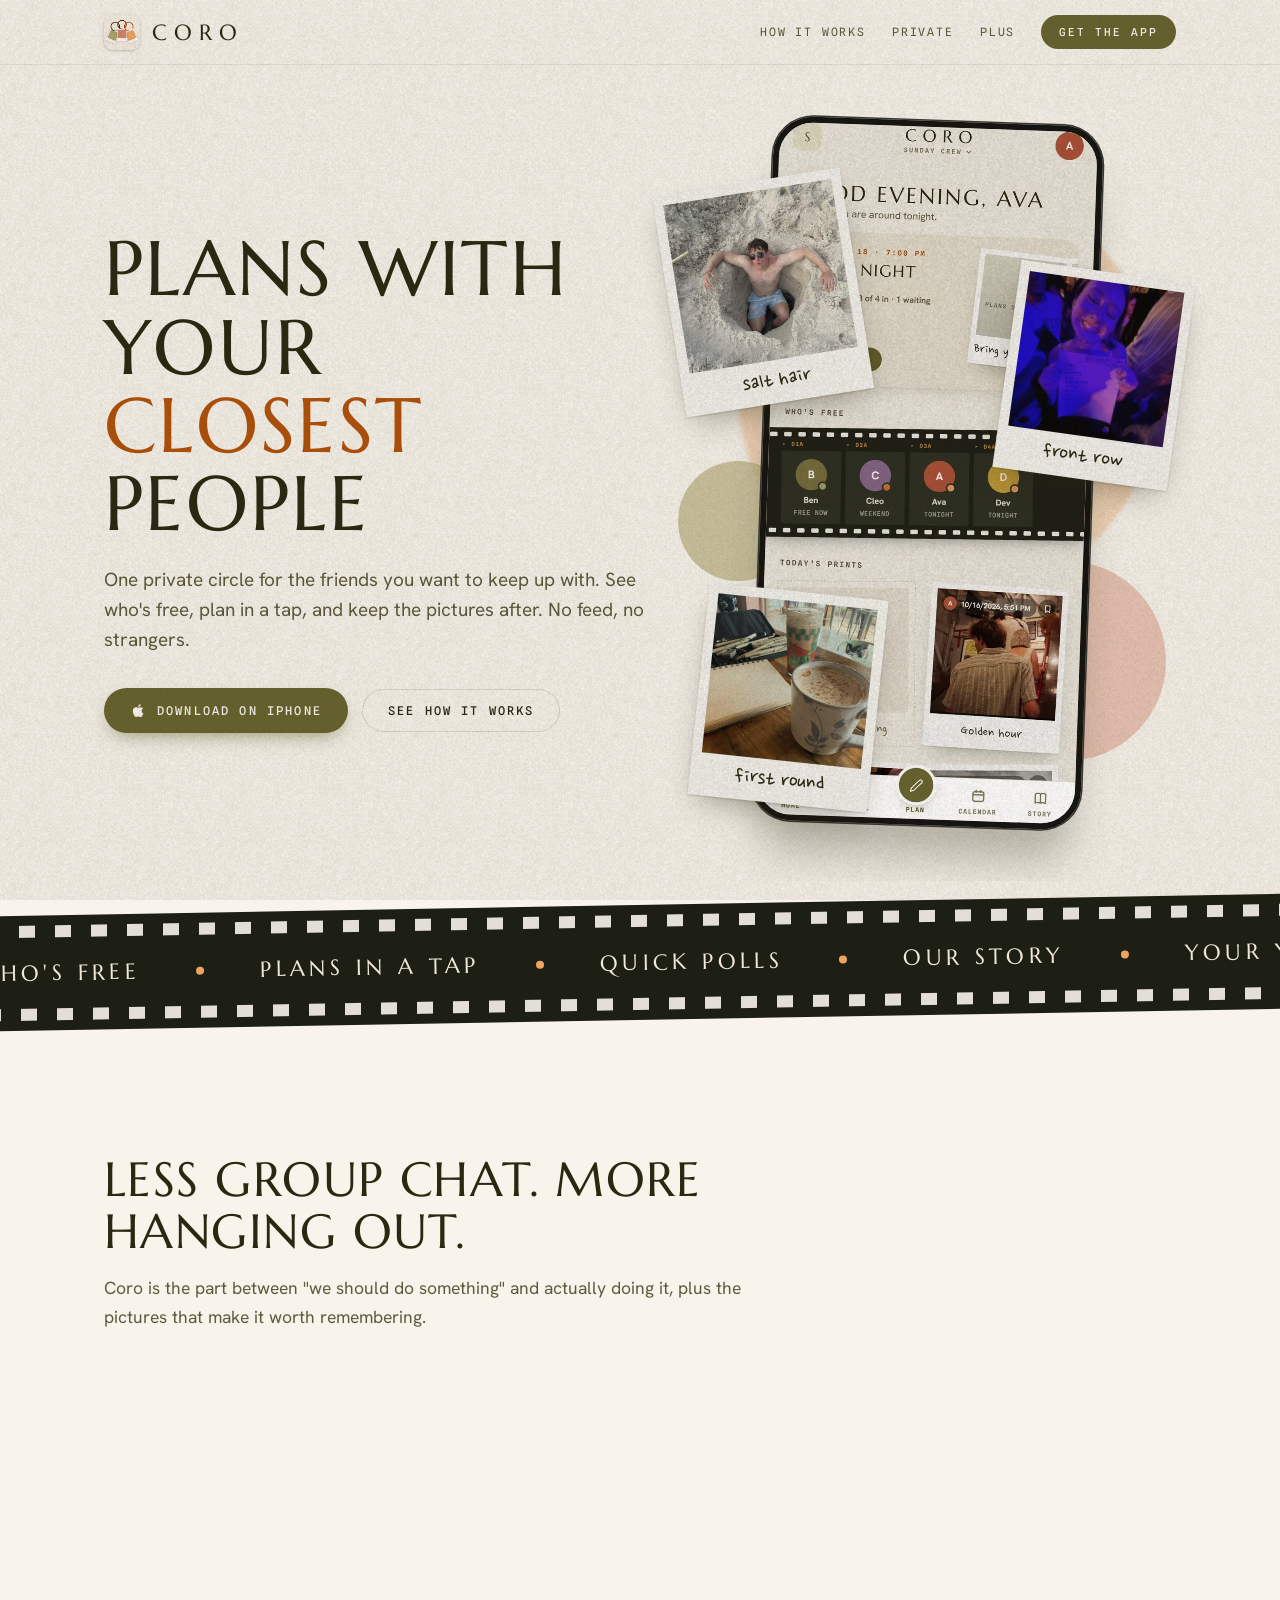
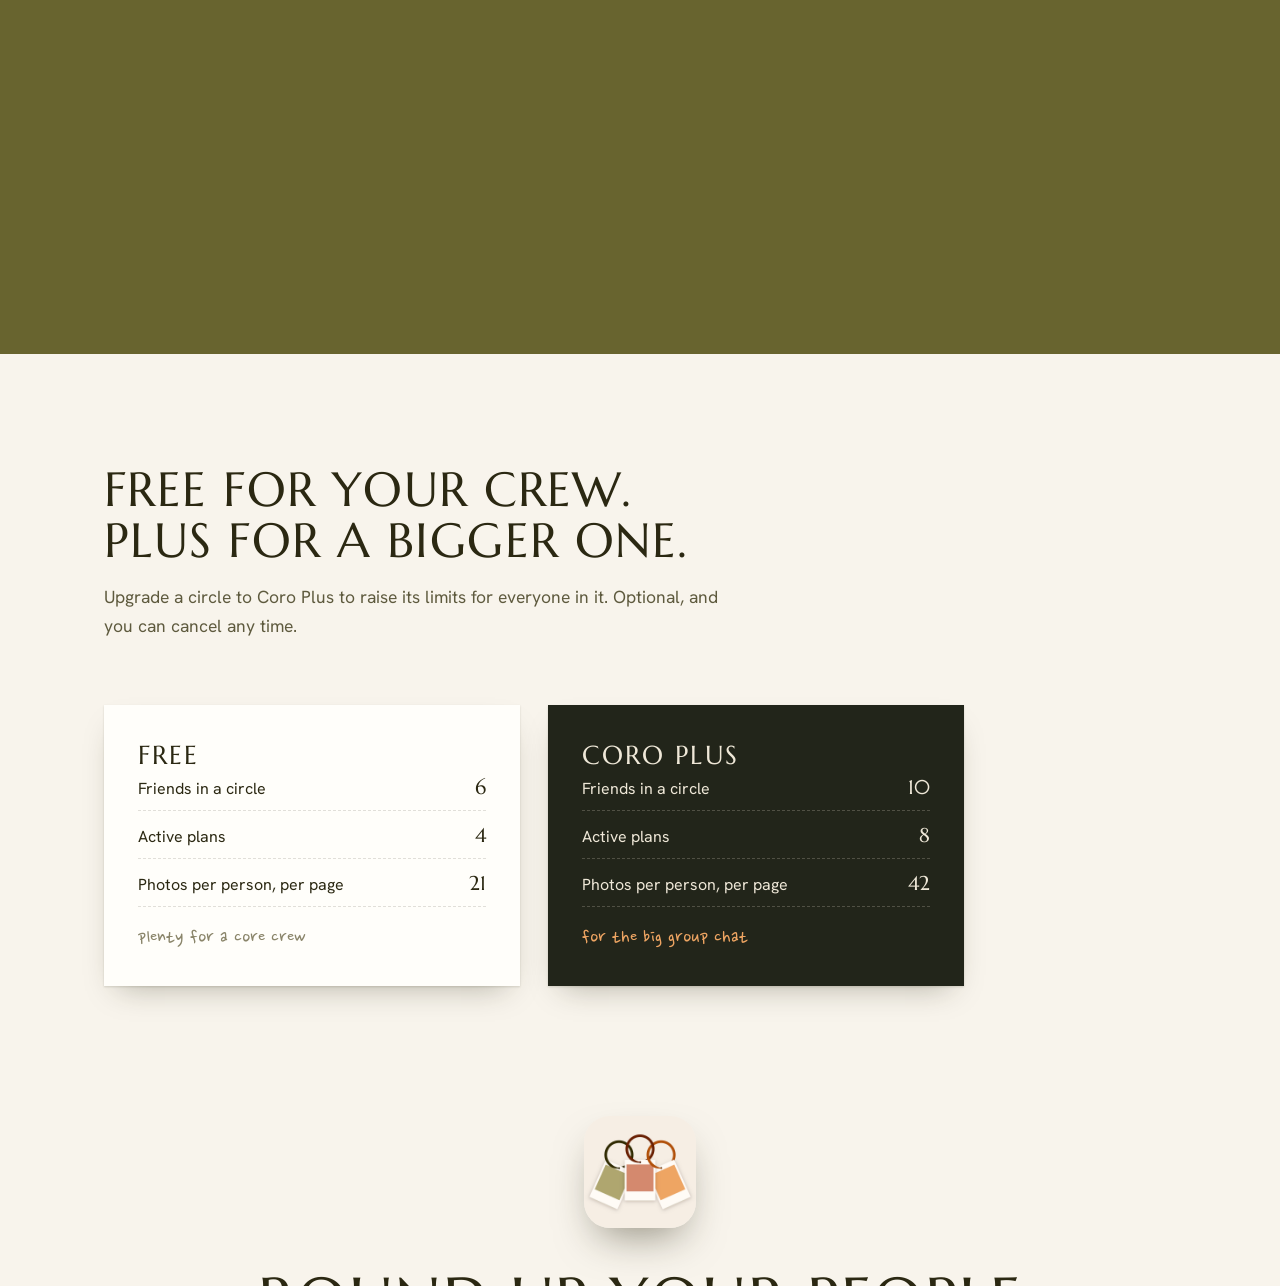
<file: index.html>
<!DOCTYPE html>
<html lang="en">
<head>
<meta charset="utf-8">
<meta name="viewport" content="width=device-width, initial-scale=1">
<title>Coro: Plans With Close Friends</title>
<meta name="description" content="Your closest people, one private circle. See who's free, plan in a tap, and keep the pictures after. No feed, no strangers.">
<meta property="og:title" content="Coro: Plans With Close Friends">
<meta property="og:description" content="One private circle. See who's free, plan in a tap, keep the pictures after.">
<meta property="og:type" content="website">
<meta property="og:image" content="https://coroconnect.com/assets/img/icon.png">
<meta name="theme-color" content="#F8F4EC">
<link rel="icon" type="image/png" href="/assets/img/favicon.png">
<link rel="apple-touch-icon" href="/assets/img/apple-touch-icon.png">
<link rel="preconnect" href="https://fonts.googleapis.com">
<link rel="preconnect" href="https://fonts.gstatic.com" crossorigin>
<link href="https://fonts.googleapis.com/css2?family=Hanken+Grotesk:wght@400;500;600;700&amp;family=Marcellus&amp;family=Nanum+Pen+Script&amp;family=Spline+Sans+Mono:wght@400;500&amp;display=swap" rel="stylesheet">
<link rel="stylesheet" href="/assets/site.css">
<link rel="stylesheet" href="/assets/home.css">
</head>
<body>

<header class="nav">
  <div class="wrap">
    <a class="brand" href="/"><img src="/assets/img/favicon.png" alt="" width="36" height="36"><span>Coro</span></a>
    <nav class="nav-links">
      <a class="hide-m" href="#how">How it works</a>
      <a class="hide-m" href="#private">Private</a>
      <a class="hide-m" href="#plus">Plus</a>
      <a class="btn small" href="https://apps.apple.com/app/id6813649933">Get the app</a>
    </nav>
  </div>
</header>

<main>
<section class="hero">
  <div class="wrap">
    <div class="rv">
      <h1>Plans with your <em>closest</em> people</h1>
      <p class="lede">One private circle for the friends you want to keep up with. See who's free, plan in a tap, and keep the pictures after. No feed, no strangers.</p>
      <div class="cta-row">
        <a class="btn" href="https://apps.apple.com/app/id6813649933">
          <svg viewBox="0 0 24 24" aria-hidden="true"><path d="M16.4 12.6c0-2.3 1.9-3.4 2-3.5-1.1-1.6-2.8-1.8-3.4-1.8-1.4-.1-2.8.9-3.5.9s-1.8-.8-3-.8c-1.5 0-3 .9-3.8 2.3-1.6 2.8-.4 7 1.2 9.3.8 1.1 1.7 2.4 2.9 2.3 1.2 0 1.6-.7 3-.7s1.8.7 3 .7c1.3 0 2.1-1.1 2.8-2.3.9-1.3 1.3-2.6 1.3-2.7 0 0-2.5-1-2.5-3.7zM14.2 5.8c.6-.8 1.1-1.8.9-2.8-.9 0-2 .6-2.6 1.4-.6.7-1.1 1.700-.9 2.700 1 .1 2-.5 2.600-1.300z"/></svg>
          Download on iPhone
        </a>
        <a class="btn ghost" href="#how">See how it works</a>
      </div>
    </div>

    <div class="stage rv" aria-hidden="false">
      <span class="blob" style="width:420px;height:420px;background:var(--amber);opacity:.35;left:12%;top:60px;filter:blur(2px)"></span>
      <span class="blob" style="width:200px;height:200px;background:var(--rose);opacity:.45;right:2%;top:440px"></span>
      <span class="blob" style="width:120px;height:120px;background:var(--olive-lt);opacity:.6;left:0;top:340px"></span>
      <figure class="polaroid p1"><img src="/assets/img/p_beach.jpg" alt="Friends at the beach" loading="eager"><figcaption>salt hair</figcaption></figure>
      <div class="phone"><img decoding="async" src="/assets/img/ph_home.webp" alt="Coro home screen showing Taco Night, who's free, and today's prints" width="616" height="1340"></div>
      <figure class="polaroid p2"><img src="/assets/img/p_concert.jpg" alt="Concert crowd" loading="eager"><figcaption>front row</figcaption></figure>
      <figure class="polaroid p3"><img src="/assets/img/p_coffee.jpg" alt="Coffee" loading="eager"><figcaption>first round</figcaption></figure>
    </div>
  </div>
</section>

<div class="strip-wrap"><div class="strip" aria-hidden="true">
  <div class="strip-track">
    <span>Who's free<i></i>Plans in a tap<i></i>Quick polls<i></i>Our story<i></i>Your year on film<i></i>Just your crew<i></i></span>
    <span>Who's free<i></i>Plans in a tap<i></i>Quick polls<i></i>Our story<i></i>Your year on film<i></i>Just your crew<i></i></span>
  </div>
</div></div>

<section class="section" id="how">
  <div class="wrap">
    <div class="section-head rv">
      <h2>Less group chat. More hanging out.</h2>
      <p>Coro is the part between "we should do something" and actually doing it, plus the pictures that make it worth remembering.</p>
    </div>

    <div class="feature">
      <div class="fphone rv"><span class="bg" style="background:var(--amber);opacity:.4"></span><img decoding="async" src="/assets/img/ph_whosfree.webp" alt="Who's free film strip in Coro" loading="lazy"></div>
      <div class="ftext rv">
        <h2>See who's free</h2>
        <p>One tap sets your status. Glance at the roll and know who's around before you even ask.</p>
        <div class="chips">
          <span class="chip"><b style="background:var(--olive)"></b>Free now</span>
          <span class="chip"><b style="background:var(--terra)"></b>Tonight</span>
          <span class="chip"><b style="background:var(--rose)"></b>This weekend</span>
          <span class="chip"><b style="background:var(--ink3)"></b>Off the grid</span>
        </div>
      </div>
    </div>

    <div class="feature flip">
      <div class="fphone rv"><span class="bg" style="background:var(--rose);opacity:.35"></span><img decoding="async" src="/assets/img/ph_hangout.webp" alt="A Taco Night hangout invite with RSVPs" loading="lazy"></div>
      <div class="ftext rv">
        <h2>Plans in a tap</h2>
        <p>Propose what, when and where. Your circle gets it instantly and can say yes, pass with a private note, or suggest something else.</p>
        <ul class="ticks">
          <li>Plans split? Coro turns it into a quick poll.</li>
          <li>See who's in and who's still waiting.</li>
          <li>Maps link and a note, right on the invite.</li>
        </ul>
      </div>
    </div>

    <div class="feature">
      <div class="fphone rv"><span class="bg" style="background:var(--olive-lt);opacity:.5"></span><img decoding="async" src="/assets/img/ph_story.webp" alt="Our Story scrapbook with polaroid photos" loading="lazy"></div>
      <div class="ftext rv">
        <h2>Keep the pictures after</h2>
        <p>Every hangout becomes a polaroid page in your circle's shared scrapbook. Add photos in the days after and scroll back through the roll whenever you miss everyone.</p>
      </div>
    </div>

    <div class="feature flip">
      <div class="fphone rv"><span class="bg" style="background:var(--amber);opacity:.4"></span><img decoding="async" src="/assets/img/ph_calendar.webp" alt="October calendar styled as a film strip" loading="lazy"></div>
      <div class="ftext rv">
        <h2>Your year, on film</h2>
        <p>Your calendar fills in with the days that actually happened.</p>
      </div>
    </div>

    <div class="feature">
      <div class="fphone rv"><span class="bg" style="background:var(--rose);opacity:.35"></span><img decoding="async" src="/assets/img/ph_journal.webp" alt="Journal with traditions, streaks and ideas" loading="lazy"></div>
      <div class="ftext rv">
        <h2>Traditions, streaks &amp; ideas</h2>
        <p>Watch the patterns unique to your group show up: the things you do every time without really planning it. Keep a running list of ideas for next time.</p>
      </div>
    </div>
  </div>
</section>

<section class="wall">
  <div class="wrap">
    <div class="section-head rv" style="margin-bottom:40px">
      <h2>The good stuff stays in the circle</h2>
      <p>No likes, no followers, no audience. Just the people who were there.</p>
    </div>
    <div class="wall-grid">
      <figure class="polaroid rv"><img src="/assets/img/p_hike.jpg" alt="Hiking" loading="lazy"><figcaption>snowy hikes</figcaption></figure>
      <figure class="polaroid rv"><img src="/assets/img/p_roadtrip.jpg" alt="Road trip" loading="lazy"><figcaption>are we there yet</figcaption></figure>
      <figure class="polaroid rv"><img src="/assets/img/p_thrifting.jpg" alt="Thrifting" loading="lazy"><figcaption>thrift find</figcaption></figure>
      <figure class="polaroid rv"><img src="/assets/img/p_camping.jpg" alt="Camping" loading="lazy"><figcaption>no signal</figcaption></figure>
    </div>
  </div>
</section>

<section class="band" id="private">
  <div class="wrap">
    <h2 class="rv">Not a social network. Just your circle.</h2>
    <div class="triple">
      <div class="rv"><h3>Invite-only</h3><p>No public profiles, no search, no discovery feed, no strangers. Every circle is exactly the people you invited.</p></div>
      <div class="rv"><h3>Stays in the circle</h3><p>Nothing you post leaves it. Report or block anyone, and delete your account any time from Settings.</p></div>
      <div class="rv"><h3>No ads</h3><p>Coro is free to use. Your contacts are read on your device to send invites and are never uploaded.</p></div>
    </div>
  </div>
</section>

<section class="section" id="plus">
  <div class="wrap">
    <div class="section-head rv">
      <h2>Free for your crew. Plus for a bigger one.</h2>
      <p>Upgrade a circle to Coro Plus to raise its limits for everyone in it. Optional, and you can cancel any time.</p>
    </div>
    <div class="plans">
      <div class="plan rv">
        <h3>Free</h3>
        <ul>
          <li>Friends in a circle <b>6</b></li>
          <li>Active plans <b>4</b></li>
          <li>Photos per person, per page <b>21</b></li>
        </ul>
        <span class="pen">plenty for a core crew</span>
      </div>
      <div class="plan rv">
        <h3>Coro Plus</h3>
        <ul>
          <li>Friends in a circle <b>10</b></li>
          <li>Active plans <b>8</b></li>
          <li>Photos per person, per page <b>42</b></li>
        </ul>
        <span class="pen" style="color:var(--amber)">for the big group chat</span>
      </div>
    </div>
  </div>
</section>

<section class="final">
  <div class="wrap">
    <img class="rv" src="/assets/img/icon.png" alt="Coro" width="112" height="112">
    <h2 class="rv">Round up your people</h2>
    <p class="rv">Make a circle, invite your friends, and start planning something.</p>
    <div class="cta-row rv">
      <a class="btn" href="https://apps.apple.com/app/id6813649933">
        <svg viewBox="0 0 24 24" aria-hidden="true"><path d="M16.4 12.6c0-2.3 1.9-3.4 2-3.5-1.1-1.6-2.8-1.8-3.4-1.8-1.4-.1-2.8.9-3.5.9s-1.8-.8-3-.8c-1.5 0-3 .9-3.8 2.3-1.6 2.8-.4 7 1.2 9.3.8 1.1 1.7 2.4 2.9 2.3 1.2 0 1.6-.7 3-.7s1.8.7 3 .7c1.3 0 2.1-1.1 2.8-2.3.9-1.3 1.3-2.6 1.3-2.7 0 0-2.5-1-2.5-3.7zM14.2 5.8c.6-.8 1.1-1.8.9-2.8-.9 0-2 .6-2.6 1.4-.6.7-1.1 1.7-.9 2.7 1 .1 2-.5 2.6-1.3z"/></svg>
        Download on iPhone
      </a>
    </div>
    <p class="fine" style="margin-top:22px">Android is coming soon</p>
  </div>
</section>
</main>

<footer class="foot">
  <div class="wrap">
    <a class="brand" href="/"><img src="/assets/img/favicon.png" alt="" width="30" height="30" style="width:30px;height:30px"><span style="font-size:18px">Coro</span></a>
    <nav>
      <a href="/support/">Support</a>
      <a href="/privacy/">Privacy</a>
      <a href="/terms/">Terms</a>
      <a href="/delete-account/">Delete account</a>
    </nav>
    <span class="copy">&copy; 2026 Jacob Mitchell</span>
  </div>
</footer>

<script>
(function () {
  var els = document.querySelectorAll('.rv');
  if (!('IntersectionObserver' in window)) { els.forEach(function (e) { e.classList.add('in'); }); return; }
  var io = new IntersectionObserver(function (entries) {
    entries.forEach(function (en) { if (en.isIntersecting) { en.target.classList.add('in'); io.unobserve(en.target); } });
  }, { threshold: 0.12, rootMargin: '0px 0px -40px 0px' });
  els.forEach(function (e) { io.observe(e); });
})();
</script>
</body>
</html>
</file>
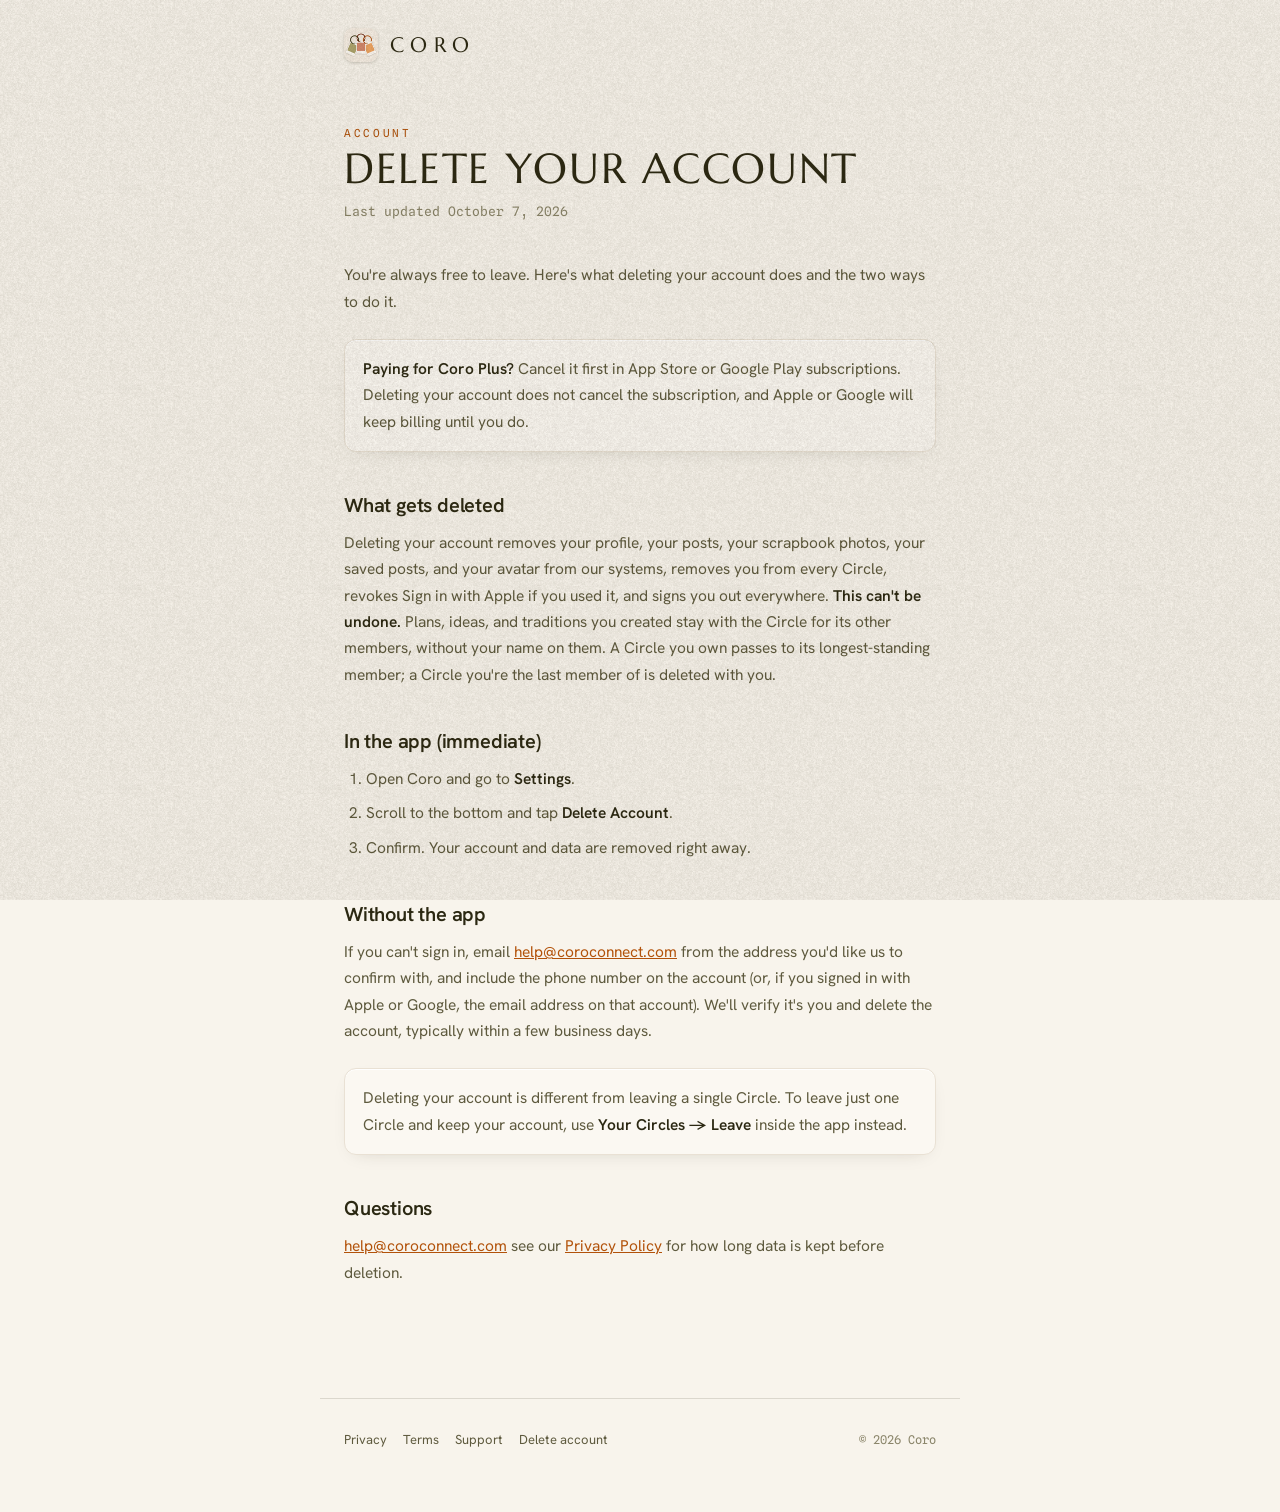
<file: delete-account/index.html>
<!doctype html>
<html lang="en">
<head>
<meta charset="utf-8" />
<meta name="viewport" content="width=device-width, initial-scale=1" />
<title>Delete your account — Coro</title>
<meta name="description" content="How to delete your Coro account and what happens to your data.">
<link rel="icon" type="image/png" href="/assets/img/favicon.png"><link rel="apple-touch-icon" href="/assets/img/apple-touch-icon.png">
<link rel="preconnect" href="https://fonts.googleapis.com">
<link rel="preconnect" href="https://fonts.gstatic.com" crossorigin>
<link href="https://fonts.googleapis.com/css2?family=Hanken+Grotesk:wght@400;500;600;700&amp;family=Marcellus&amp;family=Nanum+Pen+Script&amp;family=Spline+Sans+Mono:wght@400;500&amp;display=swap" rel="stylesheet">
<link rel="stylesheet" href="/assets/site.css">
</head>
<body>

<header class="site-header">
  <a class="mark" href="/">
    <img class="mark-icon" src="/assets/img/favicon.png" alt="" width="34" height="34">
    <span class="wordmark serif">coro</span>
  </a>
</header>

<main class="page">
  <div class="eyebrow mono">Account</div>
  <h1 class="serif">Delete your account</h1>
  <p class="updated mono">Last updated October 7, 2026</p>

  <p>You're always free to leave. Here's what deleting your account does and the two ways to do it.</p>

  <div class="callout">
    <p><strong>Paying for Coro Plus?</strong> Cancel it first in App Store or Google Play subscriptions. Deleting your account does not cancel the subscription, and Apple or Google will keep billing until you do.</p>
  </div>

  <h2>What gets deleted</h2>
  <p>Deleting your account removes your profile, your posts, your scrapbook photos, your saved posts, and your avatar from our systems, removes you from every Circle, revokes Sign in with Apple if you used it, and signs you out everywhere. <strong>This can't be undone.</strong> Plans, ideas, and traditions you created stay with the Circle for its other members, without your name on them. A Circle you own passes to its longest-standing member; a Circle you're the last member of is deleted with you.</p>

  <h2>In the app (immediate)</h2>
  <ol>
    <li>Open Coro and go to <strong>Settings</strong>.</li>
    <li>Scroll to the bottom and tap <strong>Delete Account</strong>.</li>
    <li>Confirm. Your account and data are removed right away.</li>
  </ol>

  <h2>Without the app</h2>
  <p>If you can't sign in, email <a href="mailto:help@coroconnect.com">help@coroconnect.com</a> from the address you'd like us to confirm with, and include the phone number on the account (or, if you signed in with Apple or Google, the email address on that account). We'll verify it's you and delete the account, typically within a few business days.</p>

  <div class="callout">
    <p>Deleting your account is different from leaving a single Circle. To leave just one Circle and keep your account, use <strong>Your Circles → Leave</strong> inside the app instead.</p>
  </div>

  <h2>Questions</h2>
  <p><a href="mailto:help@coroconnect.com">help@coroconnect.com</a> see our <a href="/privacy">Privacy Policy</a> for how long data is kept before deletion.</p>
</main>

<footer class="site-footer">
  <nav>
    <a href="/privacy">Privacy</a>
    <a href="/terms">Terms</a>
    <a href="/support">Support</a>
    <a href="/delete-account">Delete account</a>
  </nav>
  <span class="copy mono">© 2026 Coro</span>
</footer>

</body>
</html>
</file>
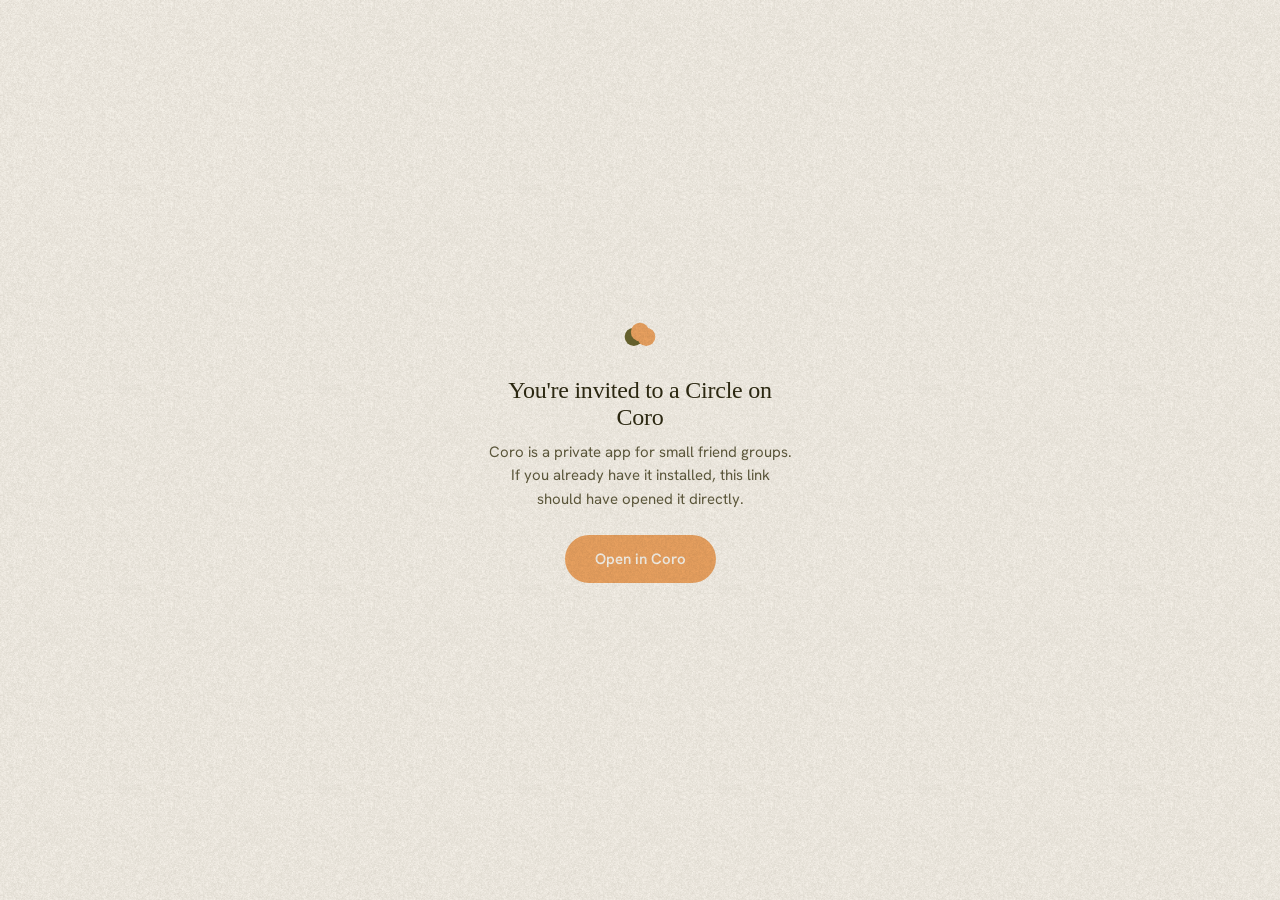
<file: invite/index.html>
<!doctype html>
<html lang="en">
<head>
<meta charset="utf-8" />
<meta name="viewport" content="width=device-width, initial-scale=1" />
<title>Join a Circle on Coro</title>
<meta name="description" content="You've been invited to a private Circle on Coro.">
<link rel="icon" href="data:image/svg+xml,%3Csvg%20xmlns='http://www.w3.org/2000/svg'%20viewBox='0%200%20130%20130'%3E%3Crect%20width='130'%20height='130'%20rx='28'%20fill='oklch(0.99%200.005%2080)'/%3E%3Ccircle%20cx='42'%20cy='73.5'%20r='34'%20fill='oklch(0.32%200.055%20100)'/%3E%3Ccircle%20cx='88'%20cy='73.5'%20r='34'%20fill='oklch(0.755%200.124%2060)'/%3E%3Ccircle%20cx='65'%20cy='55.5'%20r='34'%20fill='oklch(0.36%200.126%2040)'/%3E%3C/svg%3E">
<link rel="preconnect" href="https://fonts.googleapis.com">
<link rel="preconnect" href="https://fonts.gstatic.com" crossorigin>
<link href="https://fonts.googleapis.com/css2?family=Newsreader:ital,opsz,wght@0,6..72,400;0,6..72,500;1,6..72,400&amp;family=Hanken+Grotesk:wght@400;500;600;700&amp;family=Spline+Sans+Mono:wght@400;500&amp;display=swap" rel="stylesheet">
<link rel="stylesheet" href="/assets/site.css">
<style>
  body{display:flex;min-height:100vh;align-items:center;justify-content:center}
  .card{max-width:360px;padding:32px 28px;text-align:center}
  .card .mark-icon{width:46px;height:35px;margin:0 auto 20px}
  .card h1{font-size:24px;font-weight:400;margin:0 0 10px;letter-spacing:-.01em}
  .card p{font-size:15px;line-height:1.55;color:var(--ink2);margin:0 0 24px}
  a.button{
    display:inline-block;padding:14px 30px;border-radius:999px;
    background:var(--amber);color:var(--paper);text-decoration:none;font-weight:600;font-size:15px;
  }
  a.button:hover{color:var(--paper)}
  .hint{margin-top:18px;font-size:12.5px;color:var(--ink3)}
</style>
</head>
<body>
  <div class="card">
    <svg class="mark-icon" viewBox="0 0 130 130" xmlns="http://www.w3.org/2000/svg">
      <circle cx="42" cy="73.5" r="34" fill="var(--moss)"/>
      <circle cx="88" cy="73.5" r="34" fill="var(--plum)"/>
      <circle cx="65" cy="55.5" r="34" fill="var(--amber)"/>
    </svg>
    <h1 class="serif">You're invited to a Circle on Coro</h1>
    <p>Coro is a private app for small friend groups. If you already have it installed, this link should have opened it directly.</p>
    <a class="button" id="open-app" href="#">Open in Coro</a>
    <p class="hint" id="no-app-hint" hidden>
      Don't have Coro yet? It's not on the App Store just yet — ask whoever sent you this link how to get a copy.
    </p>
  </div>
  <script>
    // Reached only when the OS didn't hand this off to the app directly
    // (universal links only intercept if the app is installed and the AASA
    // verification succeeded) -- so the app is very likely not installed.
    // Still try the custom-scheme link once in case verification is pending,
    // then show the "not installed" hint.
    (function () {
      var token = location.pathname.split('/').filter(Boolean).pop();
      var appLink = 'coroapp://invite/' + token;
      var openBtn = document.getElementById('open-app');
      openBtn.href = appLink;
      var hintTimer = setTimeout(function () {
        document.getElementById('no-app-hint').hidden = false;
      }, 1500);
      openBtn.addEventListener('click', function () {
        clearTimeout(hintTimer);
      });
    })();
  </script>
</body>
</html>
</file>
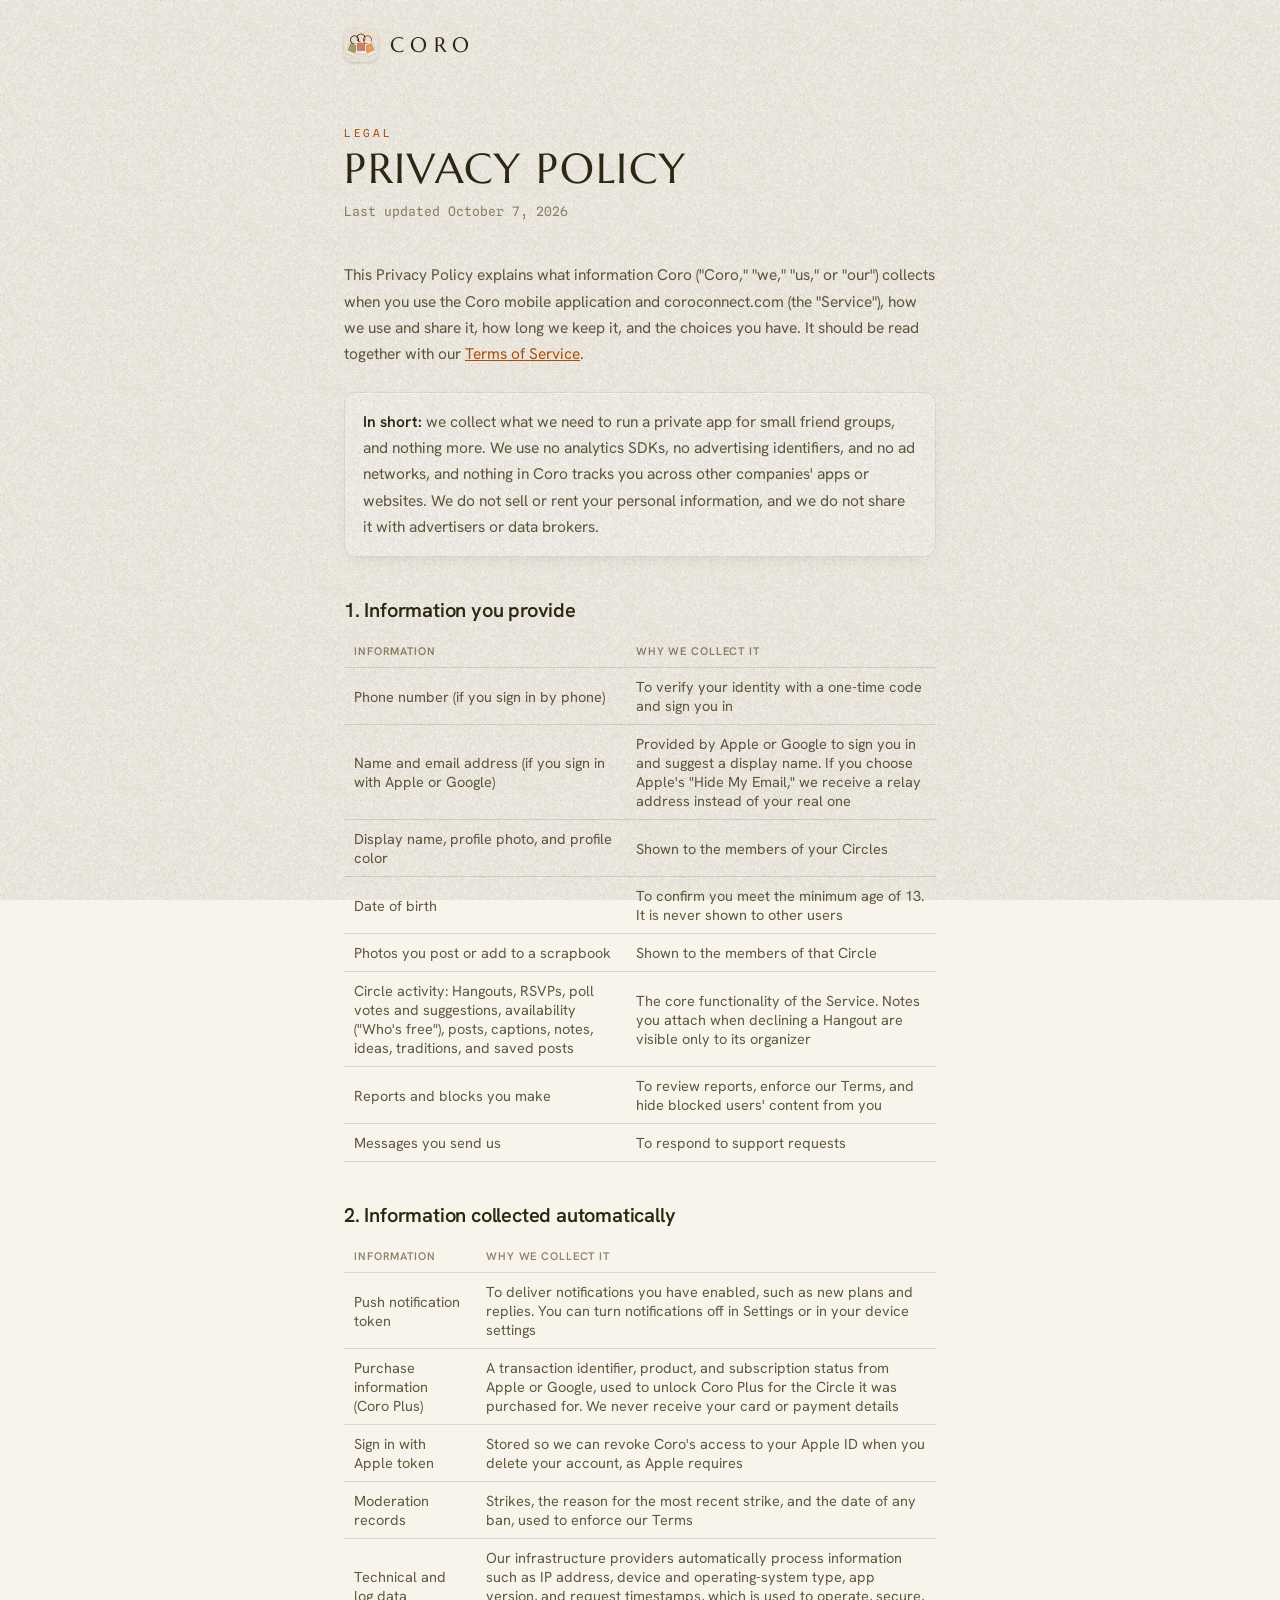
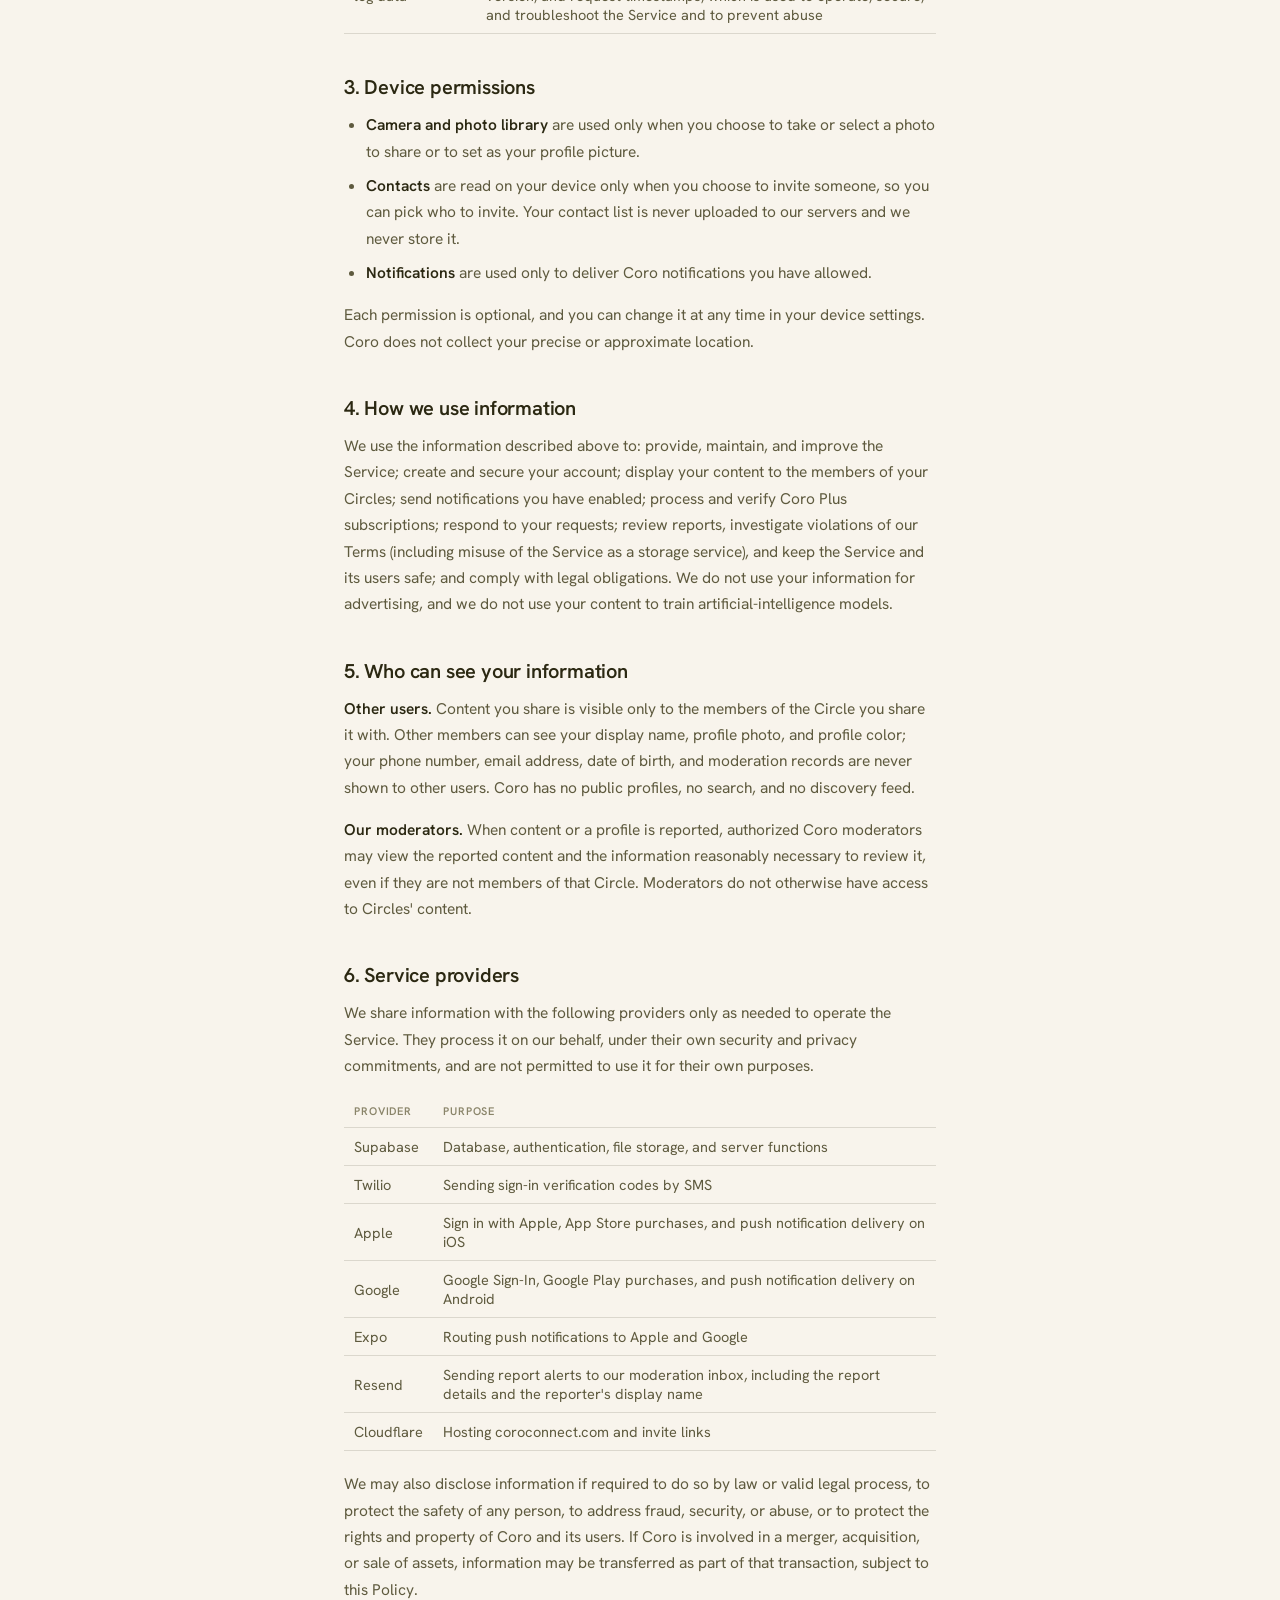
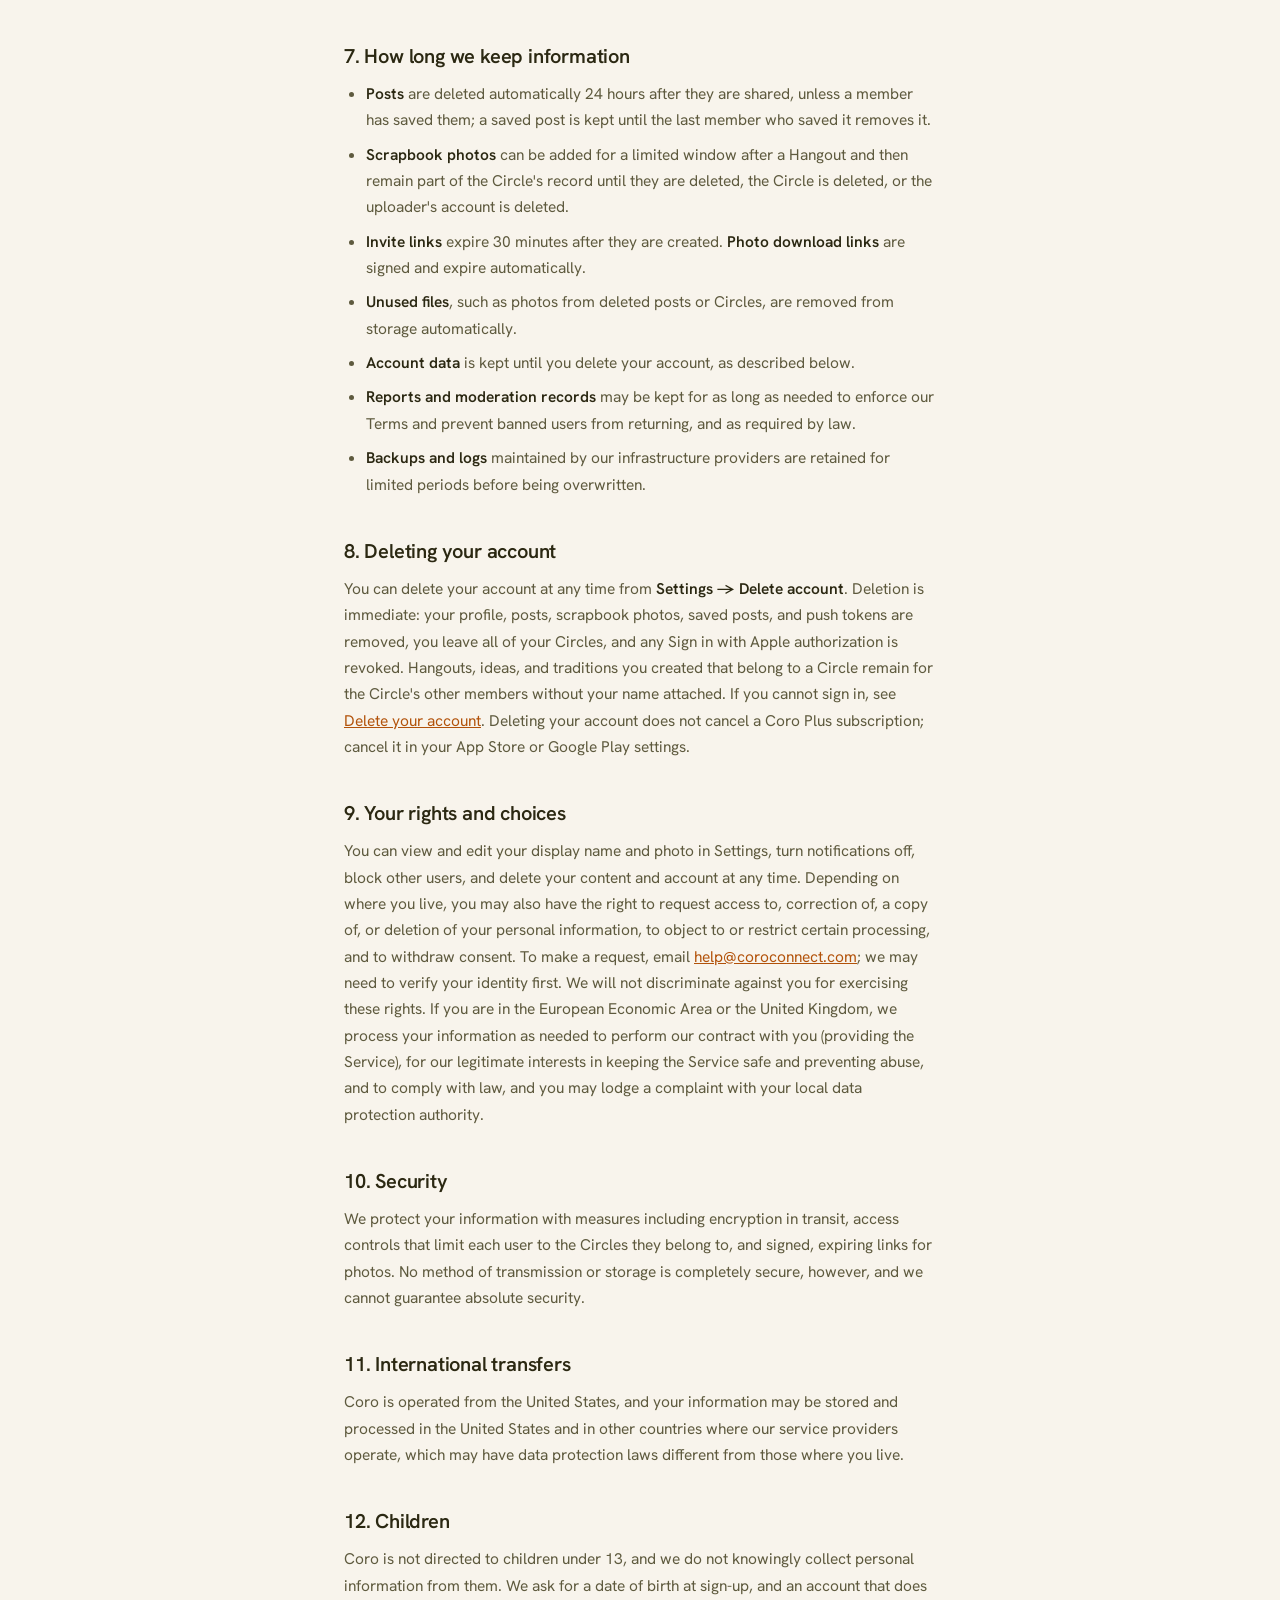
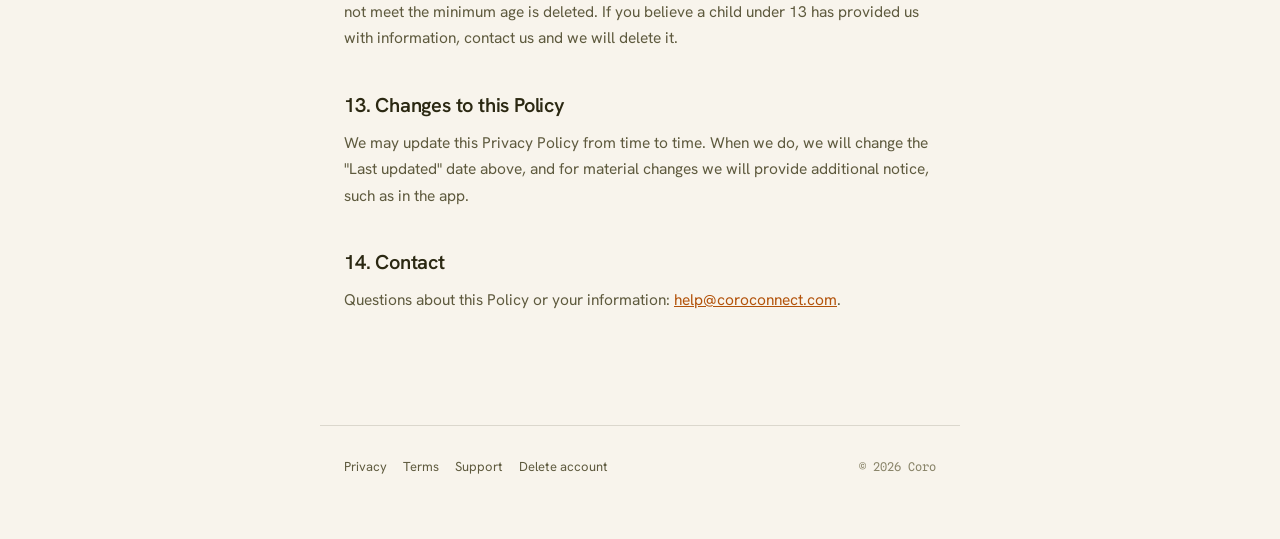
<file: privacy/index.html>
<!doctype html>
<html lang="en">
<head>
<meta charset="utf-8" />
<meta name="viewport" content="width=device-width, initial-scale=1" />
<title>Privacy Policy — Coro</title>
<meta name="description" content="What Coro collects, why, who it is shared with, how long it's kept, and how you can delete it.">
<link rel="icon" type="image/png" href="/assets/img/favicon.png"><link rel="apple-touch-icon" href="/assets/img/apple-touch-icon.png">
<link rel="preconnect" href="https://fonts.googleapis.com">
<link rel="preconnect" href="https://fonts.gstatic.com" crossorigin>
<link href="https://fonts.googleapis.com/css2?family=Hanken+Grotesk:wght@400;500;600;700&amp;family=Marcellus&amp;family=Nanum+Pen+Script&amp;family=Spline+Sans+Mono:wght@400;500&amp;display=swap" rel="stylesheet">
<link rel="stylesheet" href="/assets/site.css">
</head>
<body>

<header class="site-header">
  <a class="mark" href="/">
    <img class="mark-icon" src="/assets/img/favicon.png" alt="" width="34" height="34">
    <span class="wordmark serif">coro</span>
  </a>
</header>

<main class="page">
  <div class="eyebrow mono">Legal</div>
  <h1 class="serif">Privacy Policy</h1>
  <p class="updated mono">Last updated October 7, 2026</p>

  <p>This Privacy Policy explains what information Coro ("Coro," "we," "us," or "our") collects when you use the Coro mobile application and coroconnect.com (the "Service"), how we use and share it, how long we keep it, and the choices you have. It should be read together with our <a href="/terms">Terms of Service</a>.</p>

  <div class="callout">
    <p><strong>In short:</strong> we collect what we need to run a private app for small friend groups, and nothing more. We use no analytics SDKs, no advertising identifiers, and no ad networks, and nothing in Coro tracks you across other companies' apps or websites. We do not sell or rent your personal information, and we do not share it with advertisers or data brokers.</p>
  </div>

  <h2>1. Information you provide</h2>
  <table>
    <tr><th>Information</th><th>Why we collect it</th></tr>
    <tr><td>Phone number (if you sign in by phone)</td><td>To verify your identity with a one-time code and sign you in</td></tr>
    <tr><td>Name and email address (if you sign in with Apple or Google)</td><td>Provided by Apple or Google to sign you in and suggest a display name. If you choose Apple's "Hide My Email," we receive a relay address instead of your real one</td></tr>
    <tr><td>Display name, profile photo, and profile color</td><td>Shown to the members of your Circles</td></tr>
    <tr><td>Date of birth</td><td>To confirm you meet the minimum age of 13. It is never shown to other users</td></tr>
    <tr><td>Photos you post or add to a scrapbook</td><td>Shown to the members of that Circle</td></tr>
    <tr><td>Circle activity: Hangouts, RSVPs, poll votes and suggestions, availability ("Who's free"), posts, captions, notes, ideas, traditions, and saved posts</td><td>The core functionality of the Service. Notes you attach when declining a Hangout are visible only to its organizer</td></tr>
    <tr><td>Reports and blocks you make</td><td>To review reports, enforce our Terms, and hide blocked users' content from you</td></tr>
    <tr><td>Messages you send us</td><td>To respond to support requests</td></tr>
  </table>

  <h2>2. Information collected automatically</h2>
  <table>
    <tr><th>Information</th><th>Why we collect it</th></tr>
    <tr><td>Push notification token</td><td>To deliver notifications you have enabled, such as new plans and replies. You can turn notifications off in Settings or in your device settings</td></tr>
    <tr><td>Purchase information (Coro Plus)</td><td>A transaction identifier, product, and subscription status from Apple or Google, used to unlock Coro Plus for the Circle it was purchased for. We never receive your card or payment details</td></tr>
    <tr><td>Sign in with Apple token</td><td>Stored so we can revoke Coro's access to your Apple ID when you delete your account, as Apple requires</td></tr>
    <tr><td>Moderation records</td><td>Strikes, the reason for the most recent strike, and the date of any ban, used to enforce our Terms</td></tr>
    <tr><td>Technical and log data</td><td>Our infrastructure providers automatically process information such as IP address, device and operating-system type, app version, and request timestamps, which is used to operate, secure, and troubleshoot the Service and to prevent abuse</td></tr>
  </table>

  <h2>3. Device permissions</h2>
  <ul>
    <li><strong>Camera and photo library</strong> are used only when you choose to take or select a photo to share or to set as your profile picture.</li>
    <li><strong>Contacts</strong> are read on your device only when you choose to invite someone, so you can pick who to invite. Your contact list is never uploaded to our servers and we never store it.</li>
    <li><strong>Notifications</strong> are used only to deliver Coro notifications you have allowed.</li>
  </ul>
  <p>Each permission is optional, and you can change it at any time in your device settings. Coro does not collect your precise or approximate location.</p>

  <h2>4. How we use information</h2>
  <p>We use the information described above to: provide, maintain, and improve the Service; create and secure your account; display your content to the members of your Circles; send notifications you have enabled; process and verify Coro Plus subscriptions; respond to your requests; review reports, investigate violations of our Terms (including misuse of the Service as a storage service), and keep the Service and its users safe; and comply with legal obligations. We do not use your information for advertising, and we do not use your content to train artificial-intelligence models.</p>

  <h2>5. Who can see your information</h2>
  <p><strong>Other users.</strong> Content you share is visible only to the members of the Circle you share it with. Other members can see your display name, profile photo, and profile color; your phone number, email address, date of birth, and moderation records are never shown to other users. Coro has no public profiles, no search, and no discovery feed.</p>
  <p><strong>Our moderators.</strong> When content or a profile is reported, authorized Coro moderators may view the reported content and the information reasonably necessary to review it, even if they are not members of that Circle. Moderators do not otherwise have access to Circles' content.</p>

  <h2>6. Service providers</h2>
  <p>We share information with the following providers only as needed to operate the Service. They process it on our behalf, under their own security and privacy commitments, and are not permitted to use it for their own purposes.</p>
  <table>
    <tr><th>Provider</th><th>Purpose</th></tr>
    <tr><td>Supabase</td><td>Database, authentication, file storage, and server functions</td></tr>
    <tr><td>Twilio</td><td>Sending sign-in verification codes by SMS</td></tr>
    <tr><td>Apple</td><td>Sign in with Apple, App Store purchases, and push notification delivery on iOS</td></tr>
    <tr><td>Google</td><td>Google Sign-In, Google Play purchases, and push notification delivery on Android</td></tr>
    <tr><td>Expo</td><td>Routing push notifications to Apple and Google</td></tr>
    <tr><td>Resend</td><td>Sending report alerts to our moderation inbox, including the report details and the reporter's display name</td></tr>
    <tr><td>Cloudflare</td><td>Hosting coroconnect.com and invite links</td></tr>
  </table>
  <p>We may also disclose information if required to do so by law or valid legal process, to protect the safety of any person, to address fraud, security, or abuse, or to protect the rights and property of Coro and its users. If Coro is involved in a merger, acquisition, or sale of assets, information may be transferred as part of that transaction, subject to this Policy.</p>

  <h2>7. How long we keep information</h2>
  <ul>
    <li><strong>Posts</strong> are deleted automatically 24 hours after they are shared, unless a member has saved them; a saved post is kept until the last member who saved it removes it.</li>
    <li><strong>Scrapbook photos</strong> can be added for a limited window after a Hangout and then remain part of the Circle's record until they are deleted, the Circle is deleted, or the uploader's account is deleted.</li>
    <li><strong>Invite links</strong> expire 30 minutes after they are created. <strong>Photo download links</strong> are signed and expire automatically.</li>
    <li><strong>Unused files</strong>, such as photos from deleted posts or Circles, are removed from storage automatically.</li>
    <li><strong>Account data</strong> is kept until you delete your account, as described below.</li>
    <li><strong>Reports and moderation records</strong> may be kept for as long as needed to enforce our Terms and prevent banned users from returning, and as required by law.</li>
    <li><strong>Backups and logs</strong> maintained by our infrastructure providers are retained for limited periods before being overwritten.</li>
  </ul>

  <h2>8. Deleting your account</h2>
  <p>You can delete your account at any time from <strong>Settings → Delete account</strong>. Deletion is immediate: your profile, posts, scrapbook photos, saved posts, and push tokens are removed, you leave all of your Circles, and any Sign in with Apple authorization is revoked. Hangouts, ideas, and traditions you created that belong to a Circle remain for the Circle's other members without your name attached. If you cannot sign in, see <a href="/delete-account">Delete your account</a>. Deleting your account does not cancel a Coro Plus subscription; cancel it in your App Store or Google Play settings.</p>

  <h2>9. Your rights and choices</h2>
  <p>You can view and edit your display name and photo in Settings, turn notifications off, block other users, and delete your content and account at any time. Depending on where you live, you may also have the right to request access to, correction of, a copy of, or deletion of your personal information, to object to or restrict certain processing, and to withdraw consent. To make a request, email <a href="mailto:help@coroconnect.com">help@coroconnect.com</a>; we may need to verify your identity first. We will not discriminate against you for exercising these rights. If you are in the European Economic Area or the United Kingdom, we process your information as needed to perform our contract with you (providing the Service), for our legitimate interests in keeping the Service safe and preventing abuse, and to comply with law, and you may lodge a complaint with your local data protection authority.</p>

  <h2>10. Security</h2>
  <p>We protect your information with measures including encryption in transit, access controls that limit each user to the Circles they belong to, and signed, expiring links for photos. No method of transmission or storage is completely secure, however, and we cannot guarantee absolute security.</p>

  <h2>11. International transfers</h2>
  <p>Coro is operated from the United States, and your information may be stored and processed in the United States and in other countries where our service providers operate, which may have data protection laws different from those where you live.</p>

  <h2>12. Children</h2>
  <p>Coro is not directed to children under 13, and we do not knowingly collect personal information from them. We ask for a date of birth at sign-up, and an account that does not meet the minimum age is deleted. If you believe a child under 13 has provided us with information, contact us and we will delete it.</p>

  <h2>13. Changes to this Policy</h2>
  <p>We may update this Privacy Policy from time to time. When we do, we will change the "Last updated" date above, and for material changes we will provide additional notice, such as in the app.</p>

  <h2>14. Contact</h2>
  <p>Questions about this Policy or your information: <a href="mailto:help@coroconnect.com">help@coroconnect.com</a>.</p>
</main>

<footer class="site-footer">
  <nav>
    <a href="/privacy">Privacy</a>
    <a href="/terms">Terms</a>
    <a href="/support">Support</a>
    <a href="/delete-account">Delete account</a>
  </nav>
  <span class="copy mono">© 2026 Coro</span>
</footer>

</body>
</html>
</file>
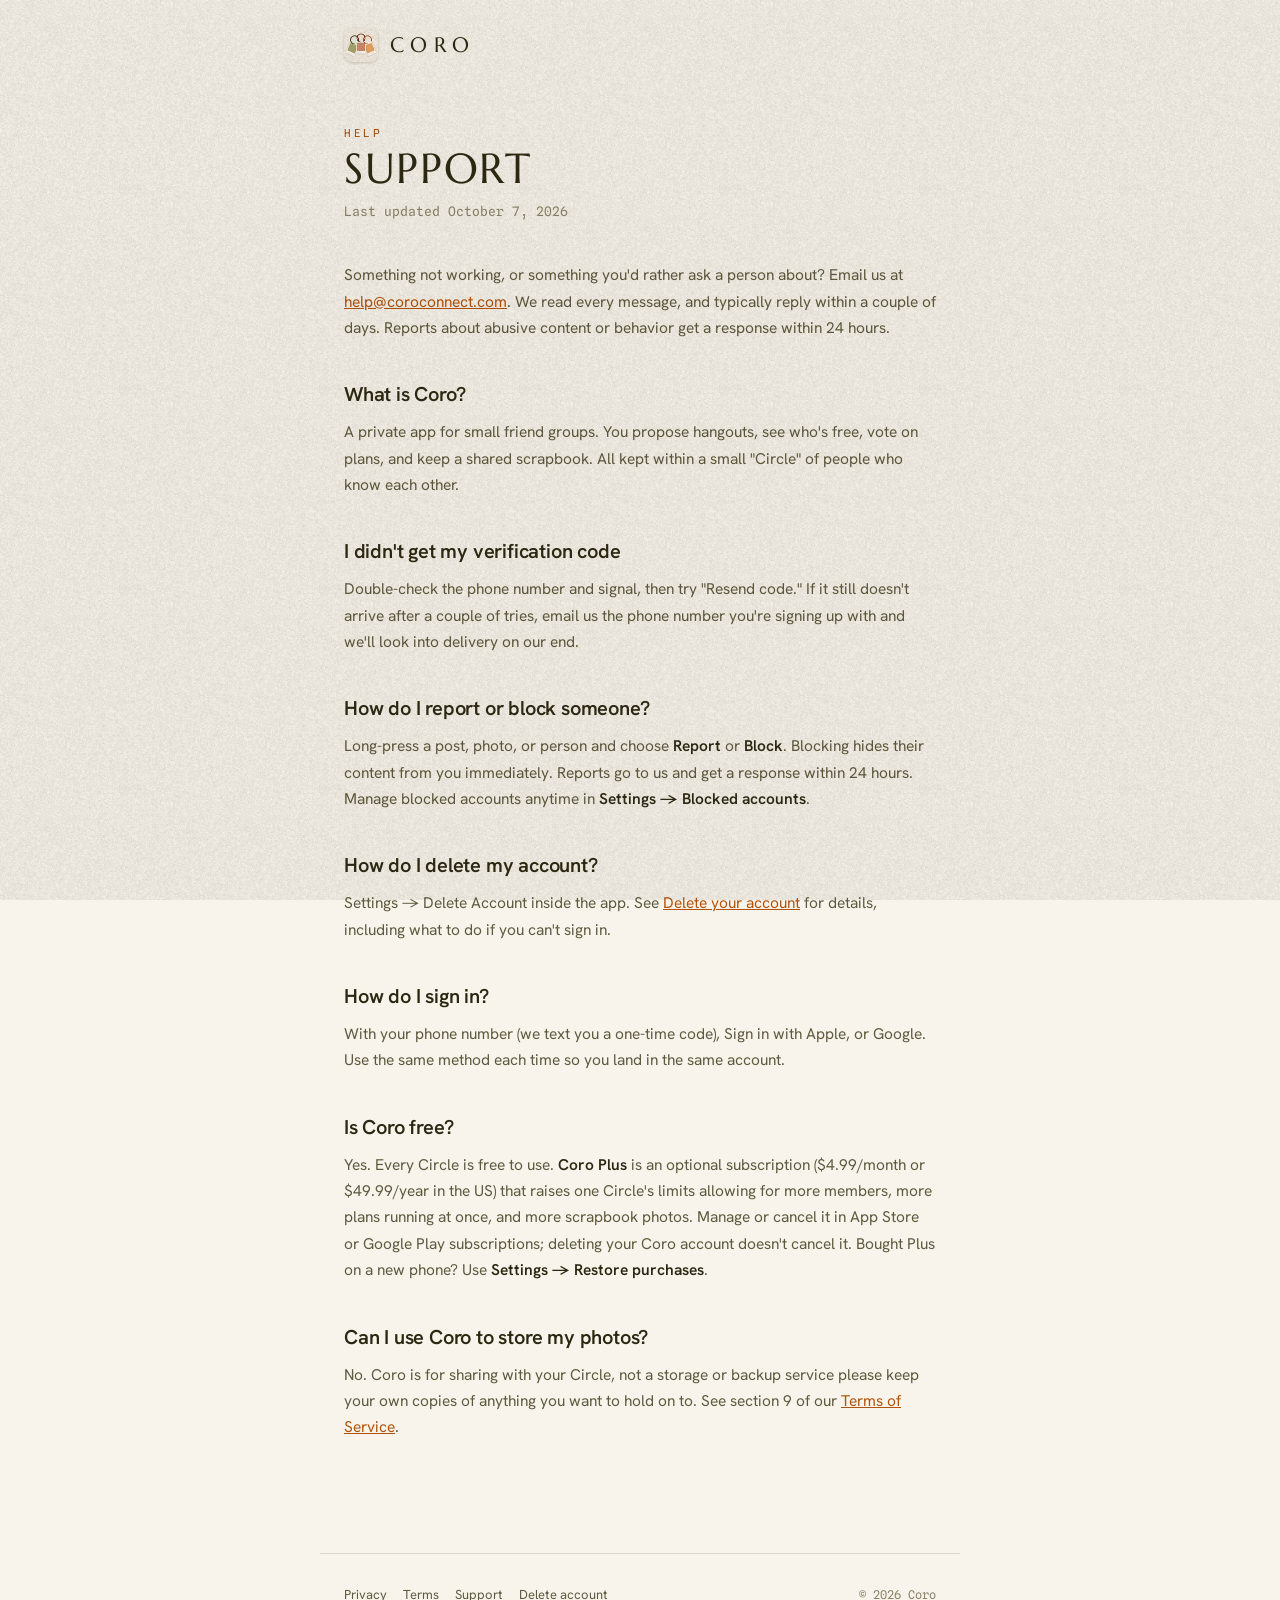
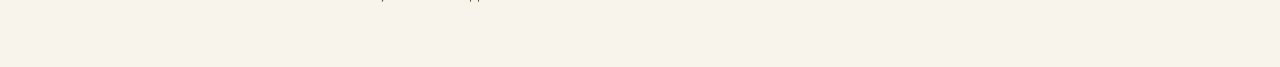
<file: support/index.html>
<!doctype html>
<html lang="en">
<head>
<meta charset="utf-8" />
<meta name="viewport" content="width=device-width, initial-scale=1" />
<title>Support — Coro</title>
<meta name="description" content="Get help with Coro — contact us and read quick answers to common questions.">
<link rel="icon" type="image/png" href="/assets/img/favicon.png"><link rel="apple-touch-icon" href="/assets/img/apple-touch-icon.png">
<link rel="preconnect" href="https://fonts.googleapis.com">
<link rel="preconnect" href="https://fonts.gstatic.com" crossorigin>
<link href="https://fonts.googleapis.com/css2?family=Hanken+Grotesk:wght@400;500;600;700&amp;family=Marcellus&amp;family=Nanum+Pen+Script&amp;family=Spline+Sans+Mono:wght@400;500&amp;display=swap" rel="stylesheet">
<link rel="stylesheet" href="/assets/site.css">
</head>
<body>

<header class="site-header">
  <a class="mark" href="/">
    <img class="mark-icon" src="/assets/img/favicon.png" alt="" width="34" height="34">
    <span class="wordmark serif">coro</span>
  </a>
</header>

<main class="page">
  <div class="eyebrow mono">Help</div>
  <h1 class="serif">Support</h1>
  <p class="updated mono">Last updated October 7, 2026</p>

  <p>Something not working, or something you'd rather ask a person about? Email us at <a href="mailto:help@coroconnect.com">help@coroconnect.com</a>. We read every message, and typically reply within a couple of days. Reports about abusive content or behavior get a response within 24 hours.</p>

  <h2>What is Coro?</h2>
  <p>A private app for small friend groups. You propose hangouts, see who's free, vote on plans, and keep a shared scrapbook. All kept within a small "Circle" of people who know each other.</p>

  <h2>I didn't get my verification code</h2>
  <p>Double-check the phone number and signal, then try "Resend code." If it still doesn't arrive after a couple of tries, email us the phone number you're signing up with and we'll look into delivery on our end.</p>

  <h2>How do I report or block someone?</h2>
  <p>Long-press a post, photo, or person and choose <strong>Report</strong> or <strong>Block</strong>. Blocking hides their content from you immediately. Reports go to us and get a response within 24 hours. Manage blocked accounts anytime in <strong>Settings → Blocked accounts</strong>.</p>

  <h2>How do I delete my account?</h2>
  <p>Settings → Delete Account inside the app. See <a href="/delete-account">Delete your account</a> for details, including what to do if you can't sign in.</p>

  <h2>How do I sign in?</h2>
  <p>With your phone number (we text you a one-time code), Sign in with Apple, or Google. Use the same method each time so you land in the same account.</p>

  <h2>Is Coro free?</h2>
  <p>Yes. Every Circle is free to use. <strong>Coro Plus</strong> is an optional subscription ($4.99/month or $49.99/year in the US) that raises one Circle's limits allowing for more members, more plans running at once, and more scrapbook photos. Manage or cancel it in App Store or Google Play subscriptions; deleting your Coro account doesn't cancel it. Bought Plus on a new phone? Use <strong>Settings → Restore purchases</strong>.</p>

  <h2>Can I use Coro to store my photos?</h2>
  <p>No. Coro is for sharing with your Circle, not a storage or backup service please keep your own copies of anything you want to hold on to. See section 9 of our <a href="/terms">Terms of Service</a>.</p>
</main>

<footer class="site-footer">
  <nav>
    <a href="/privacy">Privacy</a>
    <a href="/terms">Terms</a>
    <a href="/support">Support</a>
    <a href="/delete-account">Delete account</a>
  </nav>
  <span class="copy mono">© 2026 Coro</span>
</footer>

</body>
</html>
</file>
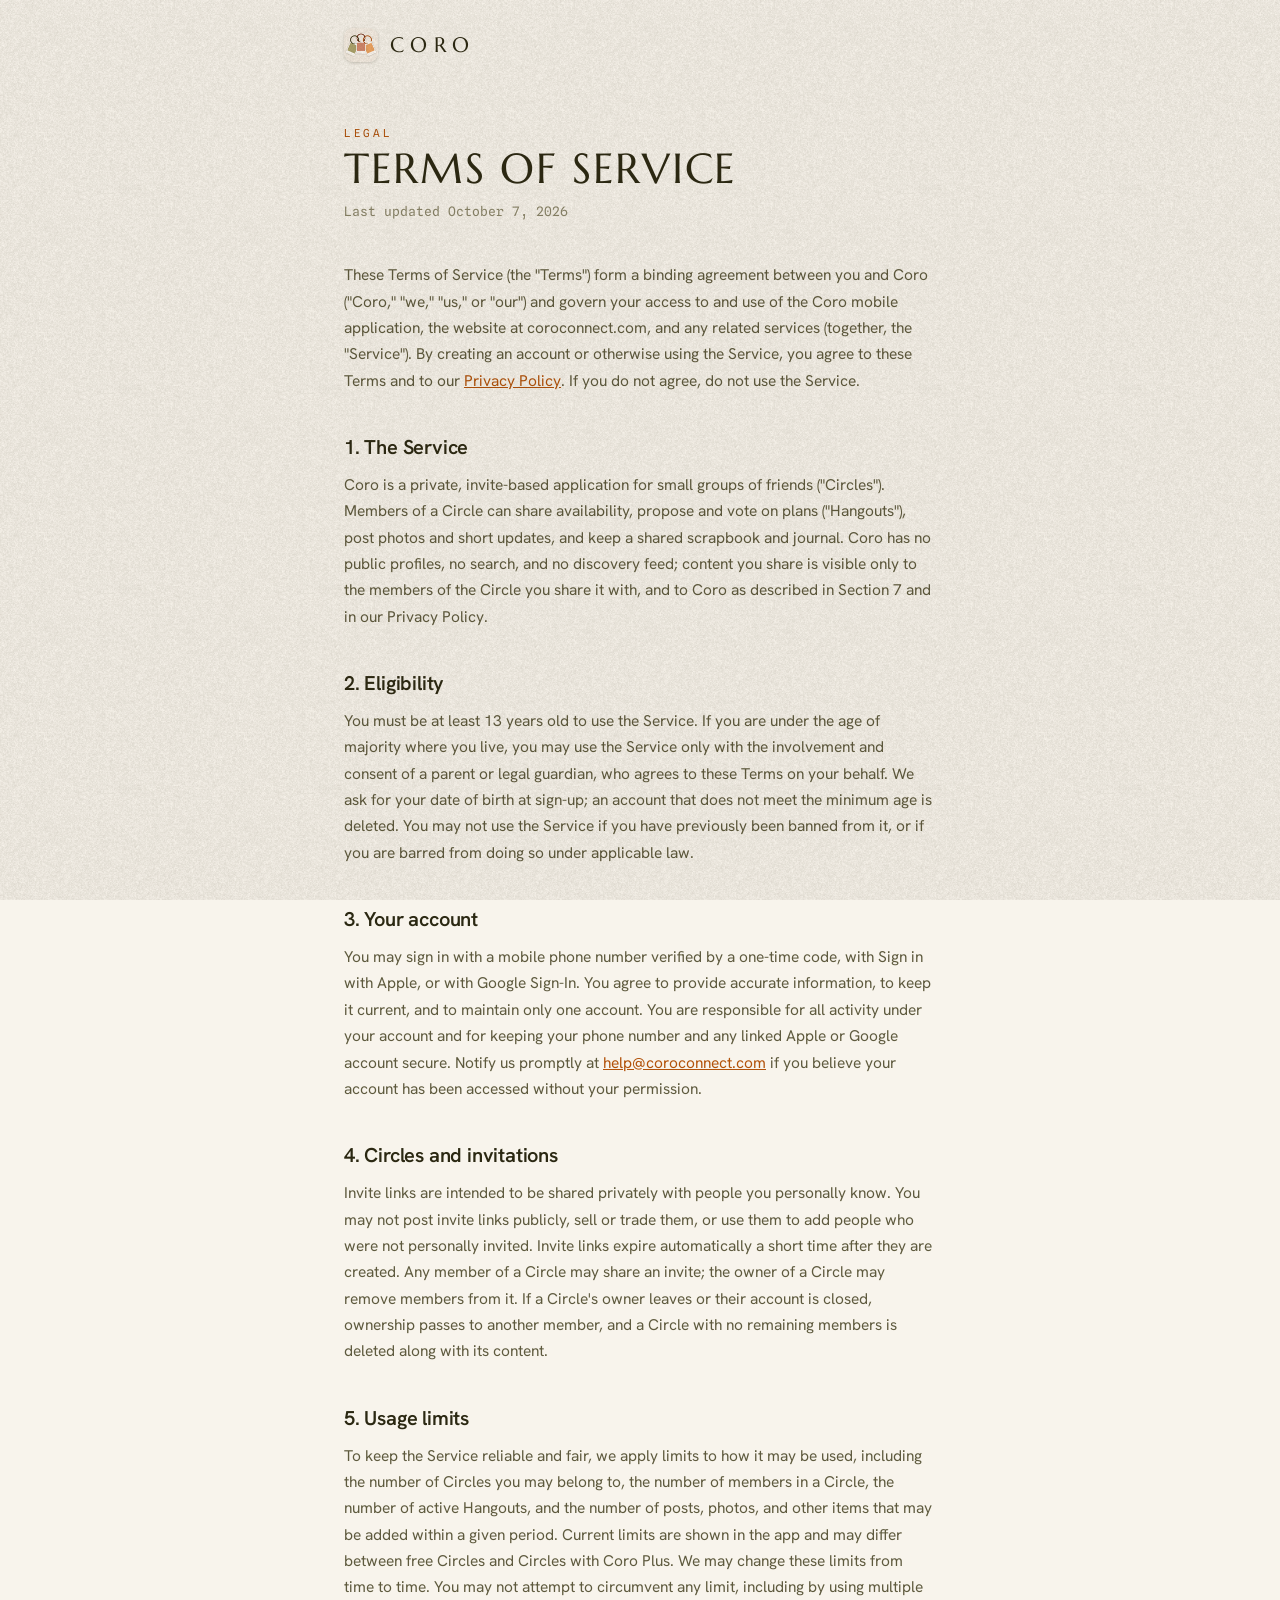
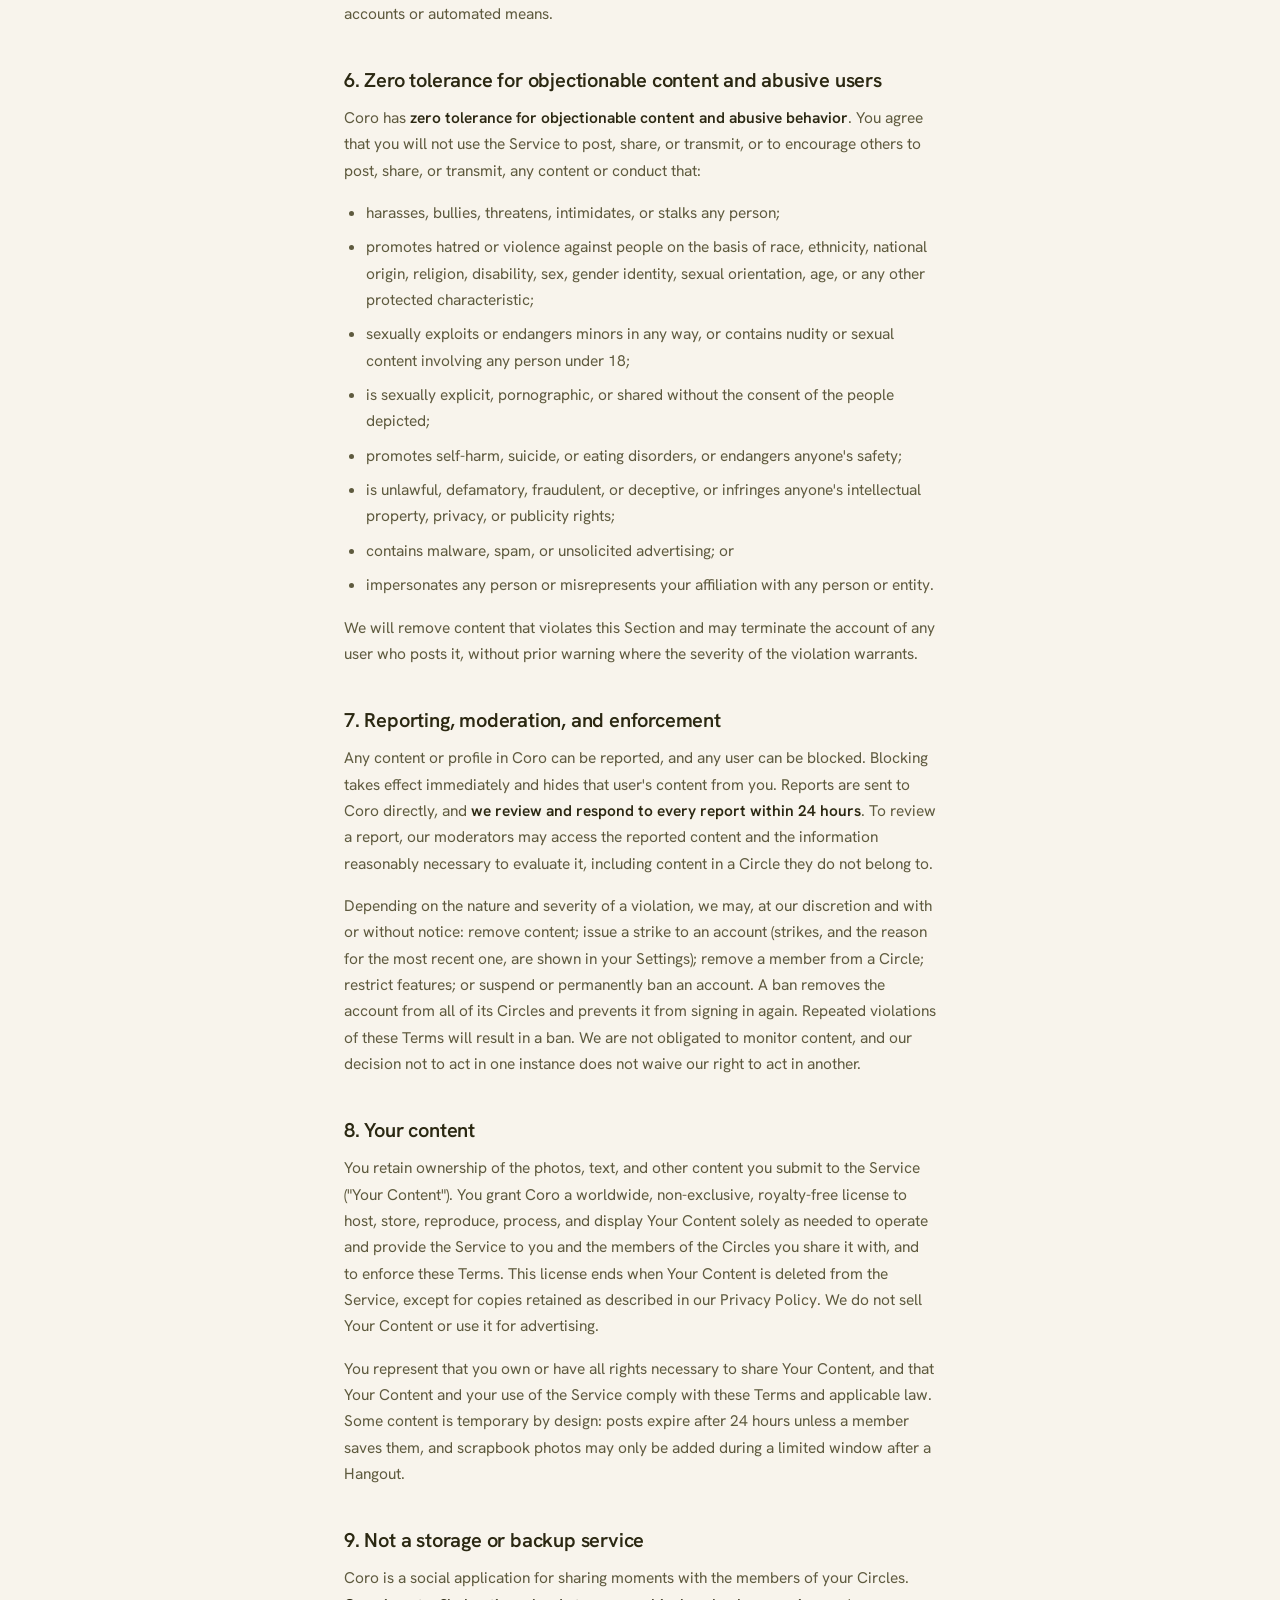
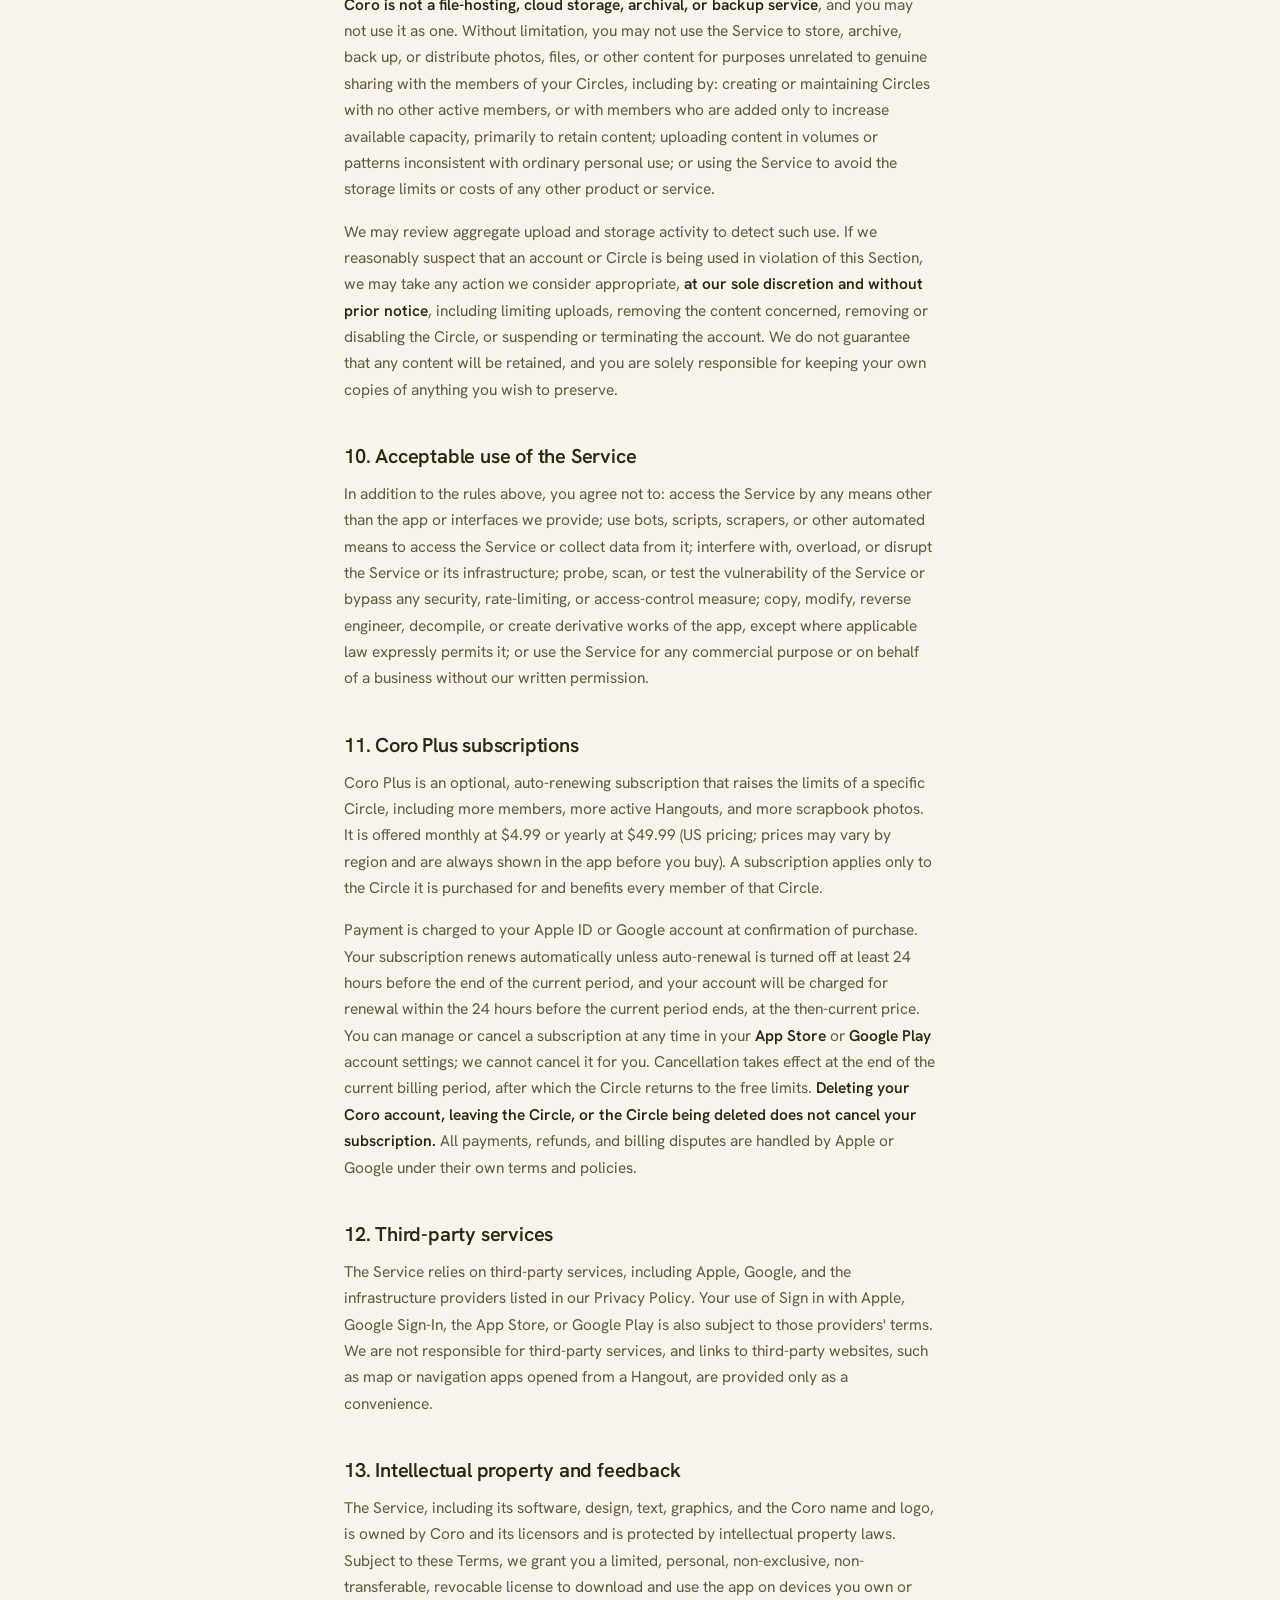
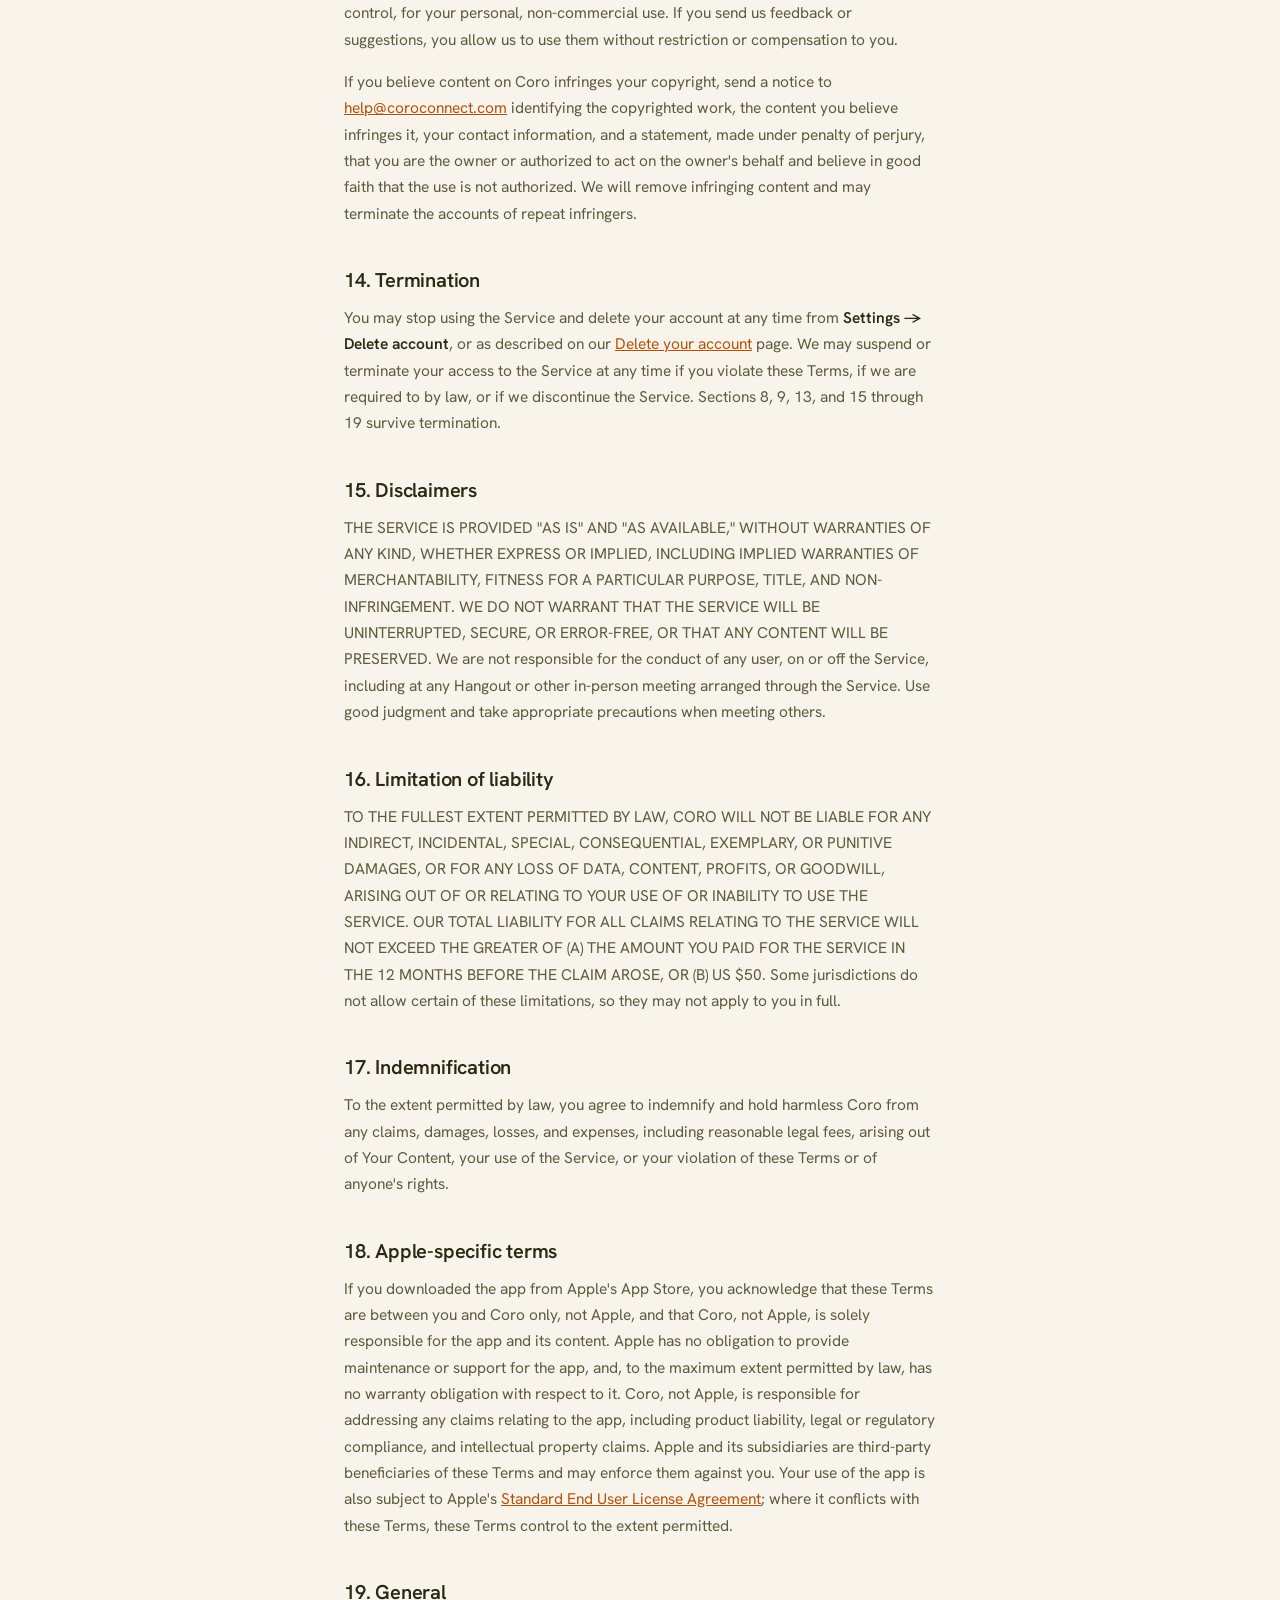
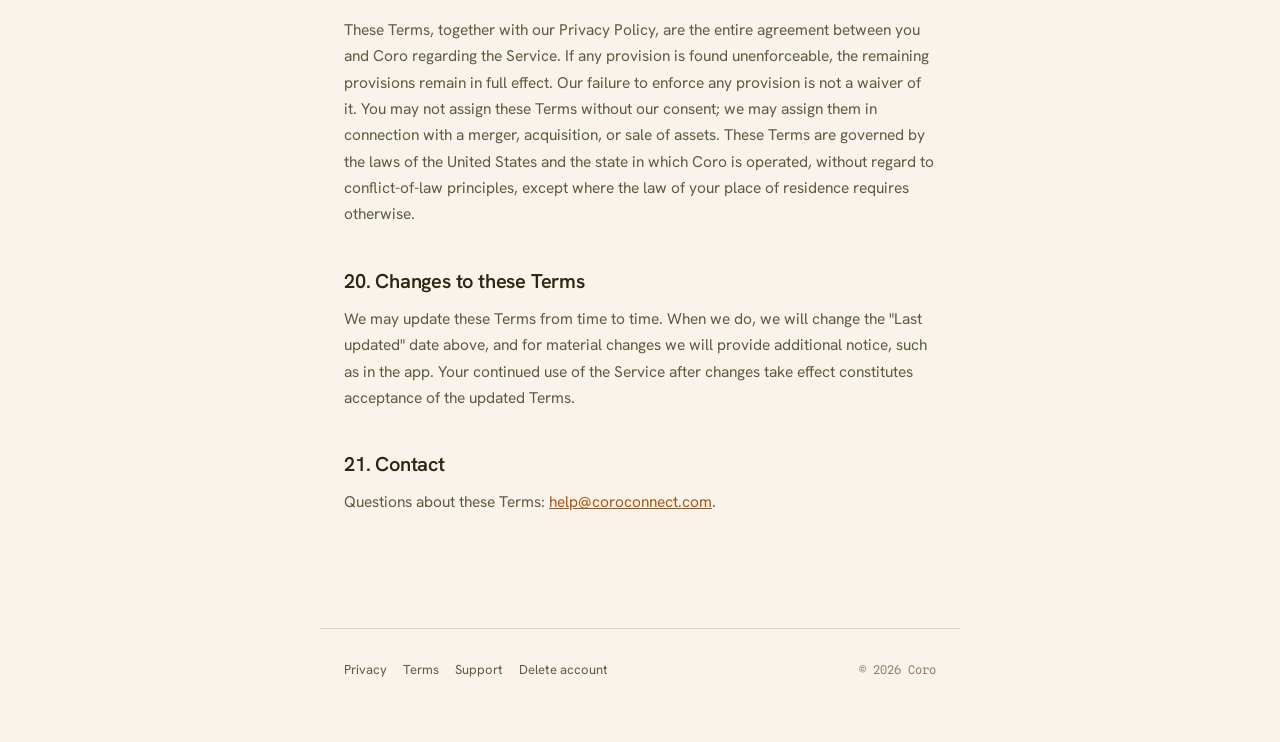
<file: terms/index.html>
<!doctype html>
<html lang="en">
<head>
<meta charset="utf-8" />
<meta name="viewport" content="width=device-width, initial-scale=1" />
<title>Terms of Service — Coro</title>
<meta name="description" content="The terms that govern your use of Coro, including acceptable use, moderation, subscriptions, and our zero-tolerance policy for objectionable content and abusive users.">
<link rel="icon" type="image/png" href="/assets/img/favicon.png"><link rel="apple-touch-icon" href="/assets/img/apple-touch-icon.png">
<link rel="preconnect" href="https://fonts.googleapis.com">
<link rel="preconnect" href="https://fonts.gstatic.com" crossorigin>
<link href="https://fonts.googleapis.com/css2?family=Hanken+Grotesk:wght@400;500;600;700&amp;family=Marcellus&amp;family=Nanum+Pen+Script&amp;family=Spline+Sans+Mono:wght@400;500&amp;display=swap" rel="stylesheet">
<link rel="stylesheet" href="/assets/site.css">
</head>
<body>

<header class="site-header">
  <a class="mark" href="/">
    <img class="mark-icon" src="/assets/img/favicon.png" alt="" width="34" height="34">
    <span class="wordmark serif">coro</span>
  </a>
</header>

<main class="page">
  <div class="eyebrow mono">Legal</div>
  <h1 class="serif">Terms of Service</h1>
  <p class="updated mono">Last updated October 7, 2026</p>

  <p>These Terms of Service (the "Terms") form a binding agreement between you and Coro ("Coro," "we," "us," or "our") and govern your access to and use of the Coro mobile application, the website at coroconnect.com, and any related services (together, the "Service"). By creating an account or otherwise using the Service, you agree to these Terms and to our <a href="/privacy">Privacy Policy</a>. If you do not agree, do not use the Service.</p>

  <h2>1. The Service</h2>
  <p>Coro is a private, invite-based application for small groups of friends ("Circles"). Members of a Circle can share availability, propose and vote on plans ("Hangouts"), post photos and short updates, and keep a shared scrapbook and journal. Coro has no public profiles, no search, and no discovery feed; content you share is visible only to the members of the Circle you share it with, and to Coro as described in Section 7 and in our Privacy Policy.</p>

  <h2>2. Eligibility</h2>
  <p>You must be at least 13 years old to use the Service. If you are under the age of majority where you live, you may use the Service only with the involvement and consent of a parent or legal guardian, who agrees to these Terms on your behalf. We ask for your date of birth at sign-up; an account that does not meet the minimum age is deleted. You may not use the Service if you have previously been banned from it, or if you are barred from doing so under applicable law.</p>

  <h2>3. Your account</h2>
  <p>You may sign in with a mobile phone number verified by a one-time code, with Sign in with Apple, or with Google Sign-In. You agree to provide accurate information, to keep it current, and to maintain only one account. You are responsible for all activity under your account and for keeping your phone number and any linked Apple or Google account secure. Notify us promptly at <a href="mailto:help@coroconnect.com">help@coroconnect.com</a> if you believe your account has been accessed without your permission.</p>

  <h2>4. Circles and invitations</h2>
  <p>Invite links are intended to be shared privately with people you personally know. You may not post invite links publicly, sell or trade them, or use them to add people who were not personally invited. Invite links expire automatically a short time after they are created. Any member of a Circle may share an invite; the owner of a Circle may remove members from it. If a Circle's owner leaves or their account is closed, ownership passes to another member, and a Circle with no remaining members is deleted along with its content.</p>

  <h2>5. Usage limits</h2>
  <p>To keep the Service reliable and fair, we apply limits to how it may be used, including the number of Circles you may belong to, the number of members in a Circle, the number of active Hangouts, and the number of posts, photos, and other items that may be added within a given period. Current limits are shown in the app and may differ between free Circles and Circles with Coro Plus. We may change these limits from time to time. You may not attempt to circumvent any limit, including by using multiple accounts or automated means.</p>

  <h2>6. Zero tolerance for objectionable content and abusive users</h2>
  <p>Coro has <strong>zero tolerance for objectionable content and abusive behavior</strong>. You agree that you will not use the Service to post, share, or transmit, or to encourage others to post, share, or transmit, any content or conduct that:</p>
  <ul>
    <li>harasses, bullies, threatens, intimidates, or stalks any person;</li>
    <li>promotes hatred or violence against people on the basis of race, ethnicity, national origin, religion, disability, sex, gender identity, sexual orientation, age, or any other protected characteristic;</li>
    <li>sexually exploits or endangers minors in any way, or contains nudity or sexual content involving any person under 18;</li>
    <li>is sexually explicit, pornographic, or shared without the consent of the people depicted;</li>
    <li>promotes self-harm, suicide, or eating disorders, or endangers anyone's safety;</li>
    <li>is unlawful, defamatory, fraudulent, or deceptive, or infringes anyone's intellectual property, privacy, or publicity rights;</li>
    <li>contains malware, spam, or unsolicited advertising; or</li>
    <li>impersonates any person or misrepresents your affiliation with any person or entity.</li>
  </ul>
  <p>We will remove content that violates this Section and may terminate the account of any user who posts it, without prior warning where the severity of the violation warrants.</p>

  <h2>7. Reporting, moderation, and enforcement</h2>
  <p>Any content or profile in Coro can be reported, and any user can be blocked. Blocking takes effect immediately and hides that user's content from you. Reports are sent to Coro directly, and <strong>we review and respond to every report within 24 hours</strong>. To review a report, our moderators may access the reported content and the information reasonably necessary to evaluate it, including content in a Circle they do not belong to.</p>
  <p>Depending on the nature and severity of a violation, we may, at our discretion and with or without notice: remove content; issue a strike to an account (strikes, and the reason for the most recent one, are shown in your Settings); remove a member from a Circle; restrict features; or suspend or permanently ban an account. A ban removes the account from all of its Circles and prevents it from signing in again. Repeated violations of these Terms will result in a ban. We are not obligated to monitor content, and our decision not to act in one instance does not waive our right to act in another.</p>

  <h2>8. Your content</h2>
  <p>You retain ownership of the photos, text, and other content you submit to the Service ("Your Content"). You grant Coro a worldwide, non-exclusive, royalty-free license to host, store, reproduce, process, and display Your Content solely as needed to operate and provide the Service to you and the members of the Circles you share it with, and to enforce these Terms. This license ends when Your Content is deleted from the Service, except for copies retained as described in our Privacy Policy. We do not sell Your Content or use it for advertising.</p>
  <p>You represent that you own or have all rights necessary to share Your Content, and that Your Content and your use of the Service comply with these Terms and applicable law. Some content is temporary by design: posts expire after 24 hours unless a member saves them, and scrapbook photos may only be added during a limited window after a Hangout.</p>

  <h2>9. Not a storage or backup service</h2>
  <p>Coro is a social application for sharing moments with the members of your Circles. <strong>Coro is not a file-hosting, cloud storage, archival, or backup service</strong>, and you may not use it as one. Without limitation, you may not use the Service to store, archive, back up, or distribute photos, files, or other content for purposes unrelated to genuine sharing with the members of your Circles, including by: creating or maintaining Circles with no other active members, or with members who are added only to increase available capacity, primarily to retain content; uploading content in volumes or patterns inconsistent with ordinary personal use; or using the Service to avoid the storage limits or costs of any other product or service.</p>
  <p>We may review aggregate upload and storage activity to detect such use. If we reasonably suspect that an account or Circle is being used in violation of this Section, we may take any action we consider appropriate, <strong>at our sole discretion and without prior notice</strong>, including limiting uploads, removing the content concerned, removing or disabling the Circle, or suspending or terminating the account. We do not guarantee that any content will be retained, and you are solely responsible for keeping your own copies of anything you wish to preserve.</p>

  <h2>10. Acceptable use of the Service</h2>
  <p>In addition to the rules above, you agree not to: access the Service by any means other than the app or interfaces we provide; use bots, scripts, scrapers, or other automated means to access the Service or collect data from it; interfere with, overload, or disrupt the Service or its infrastructure; probe, scan, or test the vulnerability of the Service or bypass any security, rate-limiting, or access-control measure; copy, modify, reverse engineer, decompile, or create derivative works of the app, except where applicable law expressly permits it; or use the Service for any commercial purpose or on behalf of a business without our written permission.</p>

  <h2>11. Coro Plus subscriptions</h2>
  <p>Coro Plus is an optional, auto-renewing subscription that raises the limits of a specific Circle, including more members, more active Hangouts, and more scrapbook photos. It is offered monthly at $4.99 or yearly at $49.99 (US pricing; prices may vary by region and are always shown in the app before you buy). A subscription applies only to the Circle it is purchased for and benefits every member of that Circle.</p>
  <p>Payment is charged to your Apple ID or Google account at confirmation of purchase. Your subscription renews automatically unless auto-renewal is turned off at least 24 hours before the end of the current period, and your account will be charged for renewal within the 24 hours before the current period ends, at the then-current price. You can manage or cancel a subscription at any time in your <strong>App Store</strong> or <strong>Google Play</strong> account settings; we cannot cancel it for you. Cancellation takes effect at the end of the current billing period, after which the Circle returns to the free limits. <strong>Deleting your Coro account, leaving the Circle, or the Circle being deleted does not cancel your subscription.</strong> All payments, refunds, and billing disputes are handled by Apple or Google under their own terms and policies.</p>

  <h2>12. Third-party services</h2>
  <p>The Service relies on third-party services, including Apple, Google, and the infrastructure providers listed in our Privacy Policy. Your use of Sign in with Apple, Google Sign-In, the App Store, or Google Play is also subject to those providers' terms. We are not responsible for third-party services, and links to third-party websites, such as map or navigation apps opened from a Hangout, are provided only as a convenience.</p>

  <h2>13. Intellectual property and feedback</h2>
  <p>The Service, including its software, design, text, graphics, and the Coro name and logo, is owned by Coro and its licensors and is protected by intellectual property laws. Subject to these Terms, we grant you a limited, personal, non-exclusive, non-transferable, revocable license to download and use the app on devices you own or control, for your personal, non-commercial use. If you send us feedback or suggestions, you allow us to use them without restriction or compensation to you.</p>
  <p>If you believe content on Coro infringes your copyright, send a notice to <a href="mailto:help@coroconnect.com">help@coroconnect.com</a> identifying the copyrighted work, the content you believe infringes it, your contact information, and a statement, made under penalty of perjury, that you are the owner or authorized to act on the owner's behalf and believe in good faith that the use is not authorized. We will remove infringing content and may terminate the accounts of repeat infringers.</p>

  <h2>14. Termination</h2>
  <p>You may stop using the Service and delete your account at any time from <strong>Settings → Delete account</strong>, or as described on our <a href="/delete-account">Delete your account</a> page. We may suspend or terminate your access to the Service at any time if you violate these Terms, if we are required to by law, or if we discontinue the Service. Sections 8, 9, 13, and 15 through 19 survive termination.</p>

  <h2>15. Disclaimers</h2>
  <p>THE SERVICE IS PROVIDED "AS IS" AND "AS AVAILABLE," WITHOUT WARRANTIES OF ANY KIND, WHETHER EXPRESS OR IMPLIED, INCLUDING IMPLIED WARRANTIES OF MERCHANTABILITY, FITNESS FOR A PARTICULAR PURPOSE, TITLE, AND NON-INFRINGEMENT. WE DO NOT WARRANT THAT THE SERVICE WILL BE UNINTERRUPTED, SECURE, OR ERROR-FREE, OR THAT ANY CONTENT WILL BE PRESERVED. We are not responsible for the conduct of any user, on or off the Service, including at any Hangout or other in-person meeting arranged through the Service. Use good judgment and take appropriate precautions when meeting others.</p>

  <h2>16. Limitation of liability</h2>
  <p>TO THE FULLEST EXTENT PERMITTED BY LAW, CORO WILL NOT BE LIABLE FOR ANY INDIRECT, INCIDENTAL, SPECIAL, CONSEQUENTIAL, EXEMPLARY, OR PUNITIVE DAMAGES, OR FOR ANY LOSS OF DATA, CONTENT, PROFITS, OR GOODWILL, ARISING OUT OF OR RELATING TO YOUR USE OF OR INABILITY TO USE THE SERVICE. OUR TOTAL LIABILITY FOR ALL CLAIMS RELATING TO THE SERVICE WILL NOT EXCEED THE GREATER OF (A) THE AMOUNT YOU PAID FOR THE SERVICE IN THE 12 MONTHS BEFORE THE CLAIM AROSE, OR (B) US $50. Some jurisdictions do not allow certain of these limitations, so they may not apply to you in full.</p>

  <h2>17. Indemnification</h2>
  <p>To the extent permitted by law, you agree to indemnify and hold harmless Coro from any claims, damages, losses, and expenses, including reasonable legal fees, arising out of Your Content, your use of the Service, or your violation of these Terms or of anyone's rights.</p>

  <h2>18. Apple-specific terms</h2>
  <p>If you downloaded the app from Apple's App Store, you acknowledge that these Terms are between you and Coro only, not Apple, and that Coro, not Apple, is solely responsible for the app and its content. Apple has no obligation to provide maintenance or support for the app, and, to the maximum extent permitted by law, has no warranty obligation with respect to it. Coro, not Apple, is responsible for addressing any claims relating to the app, including product liability, legal or regulatory compliance, and intellectual property claims. Apple and its subsidiaries are third-party beneficiaries of these Terms and may enforce them against you. Your use of the app is also subject to Apple's <a href="https://www.apple.com/legal/internet-services/itunes/dev/stdeula/">Standard End User License Agreement</a>; where it conflicts with these Terms, these Terms control to the extent permitted.</p>

  <h2>19. General</h2>
  <p>These Terms, together with our Privacy Policy, are the entire agreement between you and Coro regarding the Service. If any provision is found unenforceable, the remaining provisions remain in full effect. Our failure to enforce any provision is not a waiver of it. You may not assign these Terms without our consent; we may assign them in connection with a merger, acquisition, or sale of assets. These Terms are governed by the laws of the United States and the state in which Coro is operated, without regard to conflict-of-law principles, except where the law of your place of residence requires otherwise.</p>

  <h2>20. Changes to these Terms</h2>
  <p>We may update these Terms from time to time. When we do, we will change the "Last updated" date above, and for material changes we will provide additional notice, such as in the app. Your continued use of the Service after changes take effect constitutes acceptance of the updated Terms.</p>

  <h2>21. Contact</h2>
  <p>Questions about these Terms: <a href="mailto:help@coroconnect.com">help@coroconnect.com</a>.</p>
</main>

<footer class="site-footer">
  <nav>
    <a href="/privacy">Privacy</a>
    <a href="/terms">Terms</a>
    <a href="/support">Support</a>
    <a href="/delete-account">Delete account</a>
  </nav>
  <span class="copy mono">© 2026 Coro</span>
</footer>

</body>
</html>
</file>
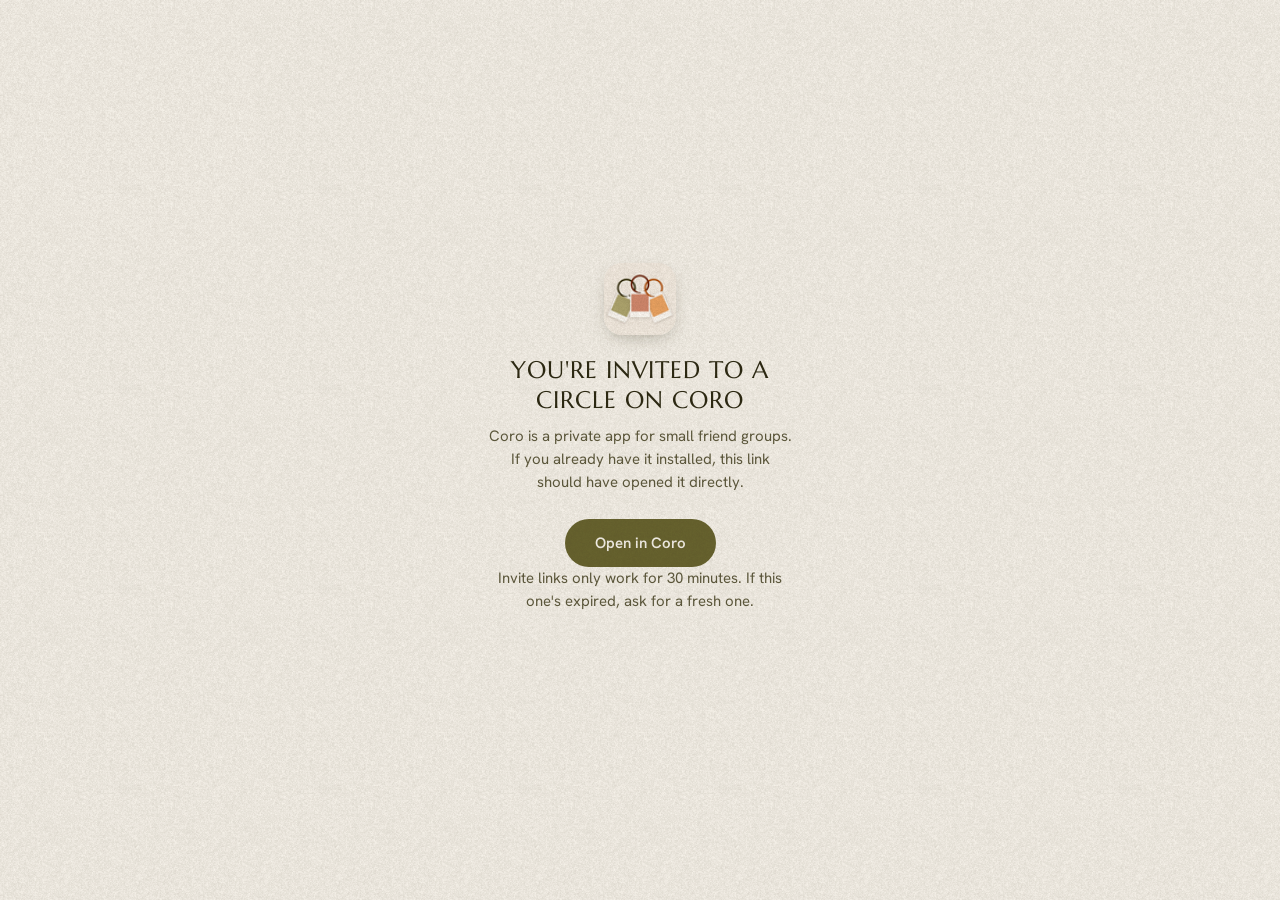
<file: invite.html>
<!doctype html>
<html lang="en">
<head>
<meta charset="utf-8" />
<meta name="viewport" content="width=device-width, initial-scale=1" />
<title>Join a Circle on Coro</title>
<meta name="description" content="You've been invited to a private Circle on Coro.">
<link rel="icon" type="image/png" href="/assets/img/favicon.png"><link rel="apple-touch-icon" href="/assets/img/apple-touch-icon.png">
<link rel="preconnect" href="https://fonts.googleapis.com">
<link rel="preconnect" href="https://fonts.gstatic.com" crossorigin>
<link href="https://fonts.googleapis.com/css2?family=Hanken+Grotesk:wght@400;500;600;700&amp;family=Marcellus&amp;family=Nanum+Pen+Script&amp;family=Spline+Sans+Mono:wght@400;500&amp;display=swap" rel="stylesheet">
<link rel="stylesheet" href="/assets/site.css">
<style>
  body{display:flex;min-height:100vh;align-items:center;justify-content:center}
  .card{max-width:360px;padding:32px 28px;text-align:center}
  .card .mark-icon{width:72px;height:72px;margin:0 auto 20px;display:block;border-radius:18px;box-shadow:0 6px 18px -6px rgba(43,40,18,.35)}
  .card h1{font-size:24px;font-weight:400;margin:0 0 10px;text-transform:uppercase;letter-spacing:.04em}
  .card p{font-size:15px;line-height:1.55;color:var(--ink2);margin:0 0 24px}
  a.button{
    display:inline-block;padding:14px 30px;border-radius:999px;
    background:var(--olive);color:var(--bg);text-decoration:none;font-weight:600;font-size:15px;
  }
  a.button:hover{color:var(--bg);background:var(--terra)}
  .hint{margin-top:18px;font-size:12.5px;color:var(--ink3)}
</style>
</head>
<body>
  <div class="card">
    <img class="mark-icon" src="/assets/img/favicon.png" alt="" width="72" height="72">
    <h1 class="serif">You're invited to a Circle on Coro</h1>
    <p>Coro is a private app for small friend groups. If you already have it installed, this link should have opened it directly.</p>
    <a class="button" id="open-app" href="#">Open in Coro</a>
    <p class="hint" id="no-app-hint" hidden>
      <span id="hint-ios" hidden>Don't have Coro yet? <a href="https://apps.apple.com/app/id6813649933">Get it on the App Store</a>, then tap this link again.</span>
      <span id="hint-android" hidden>Coro for Android is coming soon. For now it's on iPhone.</span>
      <span id="hint-other" hidden>Coro is an iPhone app. Open this link on your phone to join. <a href="https://apps.apple.com/app/id6813649933">Get it on the App Store</a>.</span>
    </p>
    <p class="hint">Invite links only work for 30 minutes. If this one's expired, ask for a fresh one.</p>
  </div>
  <script>
    // Reached only when the OS didn't hand this off to the app directly
    // (universal links only intercept if the app is installed and the AASA
    // verification succeeded) -- so the app is very likely not installed.
    // Still try the custom-scheme link once in case verification is pending,
    // then show the "not installed" hint.
    (function () {
      var ua = navigator.userAgent || '';
      var platform = /iPhone|iPad|iPod/.test(ua) ? 'ios' : /Android/.test(ua) ? 'android' : 'other';
      document.getElementById('hint-' + platform).hidden = false;

      var openBtn = document.getElementById('open-app');
      // Only hand a real invite token (a UUID) to the app; anything else in
      // the path just gets the plain app link.
      var token = location.pathname.split('/').filter(Boolean).pop() || '';
      var isToken = /^[0-9a-fA-F]{8}-[0-9a-fA-F]{4}-[0-9a-fA-F]{4}-[0-9a-fA-F]{4}-[0-9a-fA-F]{12}$/.test(token);
      openBtn.href = isToken ? 'coroapp://invite/' + token : 'coroapp://';
      var hintTimer = setTimeout(function () {
        document.getElementById('no-app-hint').hidden = false;
      }, 1500);
      openBtn.addEventListener('click', function () {
        clearTimeout(hintTimer);
      });
    })();
  </script>
</body>
</html>
</file>
<file: assets/site.css>
/* Shared chrome for coroconnect.com. Film edition: warm paper, olive / terracotta / oxblood,
   Marcellus caps for display, polaroid + film-strip motifs. Tokens match the app (src/theme/colors.ts). */
*{box-sizing:border-box}
:root{
  --bg:#F8F4EC; --sheet:#FBF8F2; --hero:#EFE8DA; --card:#FFFFFF;
  --ink:#2B2812; --ink2:#5E5A3E; --ink3:#8A856A;
  --hair:#E9E1D4; --rule:rgba(43,40,18,.14);
  --olive:#68642F; --olive-lt:#AFA66F; --terra:#B2520A; --amber:#EDA462; --rose:#D4896F; --oxblood:#6A1C00;
  --dark:#22251A; --film:#1D1F14;
  /* legacy names used by older markup */
  --paper:var(--bg); --moss:var(--olive); --plum:var(--amber); --plum-ink:var(--terra);
  --font-caps:'Marcellus',Georgia,serif; --font-body:'Hanken Grotesk',system-ui,-apple-system,sans-serif;
  --font-mono:'Spline Sans Mono',ui-monospace,monospace; --font-pen:'Nanum Pen Script','Segoe Print',cursive;
}
html{scroll-behavior:smooth;overflow-x:clip}
body{overflow-x:clip}
body{
  margin:0;background:var(--bg);color:var(--ink);
  font-family:var(--font-body);-webkit-font-smoothing:antialiased;
}
body::before{ /* paper grain */
  content:"";position:fixed;inset:0;pointer-events:none;z-index:50;
  background:url(/assets/img/grain.png);background-size:200px;opacity:.28;transform:translateZ(0);
}
a{color:var(--terra)}
a:hover{color:var(--oxblood)}
.serif{font-family:var(--font-caps);font-weight:400}
.mono{font-family:var(--font-mono)}

.site-header{
  max-width:640px;margin:0 auto;padding:28px 24px 0;
  display:flex;align-items:center;gap:10px;
}
.site-header a.mark{display:flex;align-items:center;gap:12px;text-decoration:none;color:var(--ink)}
.site-header .mark-icon{width:34px;height:34px;flex:none;border-radius:9px;box-shadow:0 1px 3px rgba(43,40,18,.2)}
.site-header .wordmark{font-size:21px;letter-spacing:.3em;text-transform:uppercase}

.page{max-width:640px;margin:0 auto;padding:28px 24px 96px}
.page .eyebrow{margin:36px 0 6px;font-size:11px;letter-spacing:.24em;text-transform:uppercase;color:var(--terra)}
.page h1{font-family:var(--font-caps);text-transform:uppercase;letter-spacing:.04em;font-size:clamp(30px,6vw,42px);font-weight:400;line-height:1.1;margin:0 0 8px}
.page .updated{font-size:13px;color:var(--ink3);margin:0 0 40px}
.page h2{font-size:20px;font-weight:600;margin:40px 0 12px;letter-spacing:-.01em}
.page p{font-size:15.5px;line-height:1.7;color:var(--ink2);margin:0 0 16px}
.page li{font-size:15.5px;line-height:1.7;color:var(--ink2);margin:0 0 8px}
.page ul,.page ol{margin:0 0 16px;padding-left:22px}
.page strong{color:var(--ink);font-weight:600}
.page .callout{border:1px solid var(--hair);border-radius:12px;padding:16px 18px;margin:24px 0;background:var(--sheet);box-shadow:0 1px 0 #fff inset,0 6px 18px -12px rgba(43,40,18,.25)}
.page .callout p:last-child{margin-bottom:0}
.page table{width:100%;border-collapse:collapse;margin:8px 0 20px;font-size:14.5px}
.page th,.page td{text-align:left;padding:9px 10px;border-bottom:1px solid var(--rule);color:var(--ink2)}
.page th{color:var(--ink3);font-size:11px;letter-spacing:.08em;text-transform:uppercase;font-weight:600}

.site-footer{
  max-width:640px;margin:0 auto;padding:32px 24px 64px;border-top:1px solid var(--rule);
  display:flex;flex-wrap:wrap;gap:18px;align-items:center;justify-content:space-between;
}
.site-footer nav{display:flex;flex-wrap:wrap;gap:16px}
.site-footer nav a{font-size:13px;color:var(--ink2);text-decoration:none}
.site-footer nav a:hover{color:var(--terra)}
.site-footer .copy{font-size:12px;color:var(--ink3)}
</file>
<file: assets/home.css>
/* Home page. Builds on site.css tokens. */
.wrap{max-width:1120px;margin:0 auto;padding:0 24px}
.eyebrow{font-family:var(--font-mono);font-size:11.5px;letter-spacing:.24em;text-transform:uppercase;color:var(--terra);margin:0 0 14px}
.pen{font-family:var(--font-pen);font-size:22px;line-height:1}

/* nav */
.nav{position:sticky;top:0;z-index:40;background:rgba(248,244,236,.95);border-bottom:1px solid var(--hair)}
.nav .wrap{display:flex;align-items:center;justify-content:space-between;height:64px}
.brand{display:flex;align-items:center;gap:12px;text-decoration:none;color:var(--ink)}
.brand img{width:36px;height:36px;border-radius:9px;box-shadow:0 1px 3px rgba(43,40,18,.25)}
.brand span{font-family:var(--font-caps);font-size:22px;letter-spacing:.32em;text-transform:uppercase}
.nav-links{display:flex;align-items:center;gap:26px}
.nav-links a:not(.btn){font-family:var(--font-mono);font-size:11.5px;letter-spacing:.16em;text-transform:uppercase;color:var(--ink2);text-decoration:none}
.nav-links a:not(.btn):hover{color:var(--terra)}
.btn{display:inline-flex;align-items:center;gap:10px;padding:14px 26px;border-radius:999px;background:var(--olive);color:#FBF8F2;text-decoration:none;font-family:var(--font-mono);font-size:12px;letter-spacing:.18em;text-transform:uppercase;font-weight:500;box-shadow:0 8px 20px -8px rgba(104,100,47,.7);transition:transform .2s,background .2s}
.btn:hover{background:var(--terra);color:#FBF8F2;transform:translateY(-2px)}
.btn.small{padding:10px 18px;font-size:11px;box-shadow:none}
.btn svg{width:17px;height:17px;fill:currentColor}
.btn.ghost{background:transparent;color:var(--ink);box-shadow:inset 0 0 0 1px var(--rule)}
.btn.ghost:hover{background:var(--ink);color:var(--bg)}

/* hero */
.hero{position:relative;overflow:hidden;padding:56px 0 40px}
.hero .wrap{display:grid;grid-template-columns:1.05fr .95fr;gap:24px;align-items:center}
.hero h1{font-family:var(--font-caps);text-transform:uppercase;font-weight:400;letter-spacing:.03em;font-size:clamp(42px,6vw,78px);line-height:1.02;margin:0 0 22px}
.hero h1 em{font-style:normal;color:var(--terra)}
.hero p.lede{font-size:19px;line-height:1.6;color:var(--ink2);max-width:30em;margin:0 0 32px}
.cta-row{display:flex;flex-wrap:wrap;gap:14px;align-items:center}
.fine{font-family:var(--font-mono);font-size:11px;letter-spacing:.14em;text-transform:uppercase;color:var(--ink3);margin-top:20px}
.stage{position:relative;height:720px}
.stage .phone{position:absolute;left:50%;top:0;width:330px;transform:translateX(-50%) rotate(2deg);z-index:2}
.stage .phone img{display:block;width:100%;height:auto;box-sizing:border-box;border:6px solid #141412;border-radius:40px;box-shadow:0 0 0 1.5px #3a3a35,0 40px 40px -10px rgba(43,40,18,.28)}
.polaroid{position:absolute;background:#FFFEFA;padding:10px 10px 0;box-shadow:0 14px 30px -10px rgba(43,40,18,.4),0 1px 2px rgba(43,40,18,.2);transition:transform .35s cubic-bezier(.2,.8,.2,1);margin:0}
.polaroid img{display:block;width:100%;aspect-ratio:1;object-fit:cover;filter:saturate(.92) contrast(.98) sepia(.08)}
.polaroid figcaption{font-family:var(--font-pen);font-size:23px;text-align:center;padding:8px 0 10px;color:var(--ink);line-height:1.1}
.polaroid::after{content:"";position:absolute;inset:0;background:url(/assets/img/grain.png);background-size:160px;opacity:.25;pointer-events:none}
.polaroid:hover{transform:rotate(0deg) scale(1.04)!important;z-index:5}
.stage .p1{width:190px;left:-10px;top:60px;transform:rotate(-9deg);z-index:3}
.stage .p2{width:176px;right:-6px;top:150px;transform:rotate(8deg);z-index:3}
.stage .p3{width:180px;left:20px;top:470px;transform:rotate(6deg);z-index:3}
.blob{position:absolute;border-radius:50%;z-index:0}

/* film strip */
.strip-wrap{overflow:hidden;padding:24px 0}
.strip{position:relative;background:var(--film);color:#EFE8D8;padding:44px 0;margin:0;transform:rotate(-1deg);width:104%;margin-left:-2%;overflow:hidden}
.strip::before,.strip::after{content:"";position:absolute;left:0;right:0;height:12px;background:repeating-linear-gradient(90deg,transparent 0 10px,#F8F4EC 10px 26px,transparent 26px 36px);opacity:.9}
.strip::before{top:10px}
.strip::after{bottom:10px}
.strip-track{display:flex;gap:56px;white-space:nowrap;width:max-content;animation:roll 38s linear infinite;font-family:var(--font-caps);font-size:22px;letter-spacing:.2em;text-transform:uppercase}
.strip-track span{display:flex;align-items:center;gap:56px}
.strip-track i{width:8px;height:8px;border-radius:50%;background:var(--amber);display:inline-block}
@keyframes roll{to{transform:translateX(-50%)}}

/* sections */
.section{padding:110px 0 0}
.section-head{max-width:640px;margin:0 0 64px}
.section-head h2,.feature h2{font-family:var(--font-caps);text-transform:uppercase;font-weight:400;letter-spacing:.03em;font-size:clamp(30px,4vw,48px);line-height:1.08;margin:0 0 16px}
.section-head p,.feature p{font-size:17.5px;line-height:1.65;color:var(--ink2);margin:0}

.feature{display:grid;grid-template-columns:1fr 1fr;gap:64px;align-items:center;margin-bottom:96px}
.feature.flip .ftext{order:2}
.fphone{position:relative;display:flex;justify-content:center}
.fphone .bg{position:absolute;left:50%;top:50%;width:400px;height:400px;margin:-200px 0 0 -200px;border-radius:50%;z-index:0}
.fphone img{position:relative;z-index:1;width:300px;height:auto;box-sizing:border-box;border:6px solid #141412;border-radius:40px;box-shadow:0 0 0 1.5px #3a3a35,0 30px 30px -10px rgba(43,40,18,.25);will-change:transform;transform:rotate(-2deg);transition:transform .5s cubic-bezier(.2,.8,.2,1)}
.feature.flip .fphone img{transform:rotate(2deg)}
.fphone:hover img{transform:rotate(0) translateY(-6px)}
.ftext .num{font-family:var(--font-mono);font-size:12px;letter-spacing:.2em;color:var(--ink3);margin-bottom:14px}
.ticks{list-style:none;padding:0;margin:26px 0 0;display:grid;gap:12px}
.ticks li{display:flex;gap:12px;align-items:flex-start;font-size:16px;color:var(--ink2);line-height:1.5}
.ticks li::before{content:"";flex:none;width:9px;height:9px;margin-top:7px;border-radius:50%;background:var(--terra)}
.chips{display:flex;flex-wrap:wrap;gap:8px;margin-top:26px}
.chip{font-family:var(--font-mono);font-size:11px;letter-spacing:.14em;text-transform:uppercase;padding:8px 14px;border-radius:999px;background:var(--hero);color:var(--ink2);display:flex;gap:8px;align-items:center}
.chip b{width:8px;height:8px;border-radius:50%;display:inline-block}

/* polaroid wall */
.wall{position:relative;background:var(--hero);margin-top:30px;padding:110px 0 120px;overflow:hidden}
.wall::before{content:"";position:absolute;inset:0;background:url(/assets/img/grain.png);background-size:200px;opacity:.35}
.wall .wrap{position:relative}
.wall-grid{display:grid;grid-template-columns:repeat(4,1fr);gap:34px 28px;margin-top:20px;padding:0 6px}
.wall-grid .polaroid{position:relative;width:100%}
.wall-grid .polaroid:nth-child(4n+1){transform:rotate(-3deg)}
.wall-grid .polaroid:nth-child(4n+2){transform:rotate(2.5deg) translateY(26px)}
.wall-grid .polaroid:nth-child(4n+3){transform:rotate(-1.5deg) translateY(-8px)}
.wall-grid .polaroid:nth-child(4n){transform:rotate(3.5deg) translateY(20px)}

/* privacy band */
.band{background:var(--olive);color:#F4EEDC;padding:110px 0;position:relative;overflow:hidden}
.band::before{content:"";position:absolute;inset:0;background:url(/assets/img/grain.png);background-size:200px;opacity:.25}
.band .wrap{position:relative}
.band .eyebrow{color:var(--amber)}
.band h2{font-family:var(--font-caps);text-transform:uppercase;font-weight:400;letter-spacing:.03em;font-size:clamp(32px,4.4vw,56px);line-height:1.06;margin:0 0 56px;max-width:14em}
.triple{display:grid;grid-template-columns:repeat(3,1fr);gap:28px}
.triple div{border-top:1px solid rgba(244,238,220,.3);padding-top:22px}
.triple h3{font-family:var(--font-caps);text-transform:uppercase;letter-spacing:.08em;font-weight:400;font-size:20px;margin:0 0 10px;color:#fff}
.triple p{margin:0;font-size:16px;line-height:1.65;color:rgba(244,238,220,.82)}

/* plans */
.plans{display:grid;grid-template-columns:1fr 1fr;gap:28px;max-width:860px}
.plan{background:#FFFEFA;padding:34px 34px 38px;box-shadow:0 14px 30px -14px rgba(43,40,18,.35),0 1px 2px rgba(43,40,18,.15);position:relative}
.plan:nth-child(1){transform:rotate(-1.2deg)}
.plan:nth-child(2){transform:rotate(1.2deg);background:var(--dark);color:#EFE8D8}
.plan h3{font-family:var(--font-caps);text-transform:uppercase;letter-spacing:.08em;font-weight:400;font-size:26px;margin:0 0 4px}
.plan .price{font-family:var(--font-mono);font-size:11.5px;letter-spacing:.16em;text-transform:uppercase;color:var(--terra);margin-bottom:22px}
.plan:nth-child(2) .price{color:var(--amber)}
.plan ul{list-style:none;margin:0;padding:0;display:grid;gap:12px}
.plan li{font-size:16px;display:flex;justify-content:space-between;align-items:baseline;border-bottom:1px dashed var(--rule);padding-bottom:10px}
.plan:nth-child(2) li{border-color:rgba(239,232,216,.22)}
.plan li b{font-family:var(--font-caps);font-weight:400;font-size:20px}
.plan .pen{display:block;margin-top:20px;color:var(--ink3);font-size:21px}

/* final cta */
.final{text-align:center;padding:130px 0 120px}
.final img{width:112px;height:112px;border-radius:26px;box-shadow:0 20px 40px -14px rgba(43,40,18,.5);margin-bottom:34px;transform:rotate(-4deg)}
.final h2{font-family:var(--font-caps);text-transform:uppercase;font-weight:400;letter-spacing:.03em;font-size:clamp(34px,5vw,62px);line-height:1.05;margin:0 0 18px}
.final p{font-size:18px;color:var(--ink2);margin:0 auto 34px;max-width:28em;line-height:1.6}
.final .cta-row{justify-content:center}

footer.foot{border-top:1px solid var(--rule);padding:36px 0 56px}
footer.foot .wrap{display:flex;flex-wrap:wrap;gap:20px;justify-content:space-between;align-items:center}
footer.foot nav{display:flex;flex-wrap:wrap;gap:22px}
footer.foot a{font-family:var(--font-mono);font-size:11.5px;letter-spacing:.14em;text-transform:uppercase;color:var(--ink2);text-decoration:none}
footer.foot a:hover{color:var(--terra)}
footer.foot .copy{font-family:var(--font-mono);font-size:11px;letter-spacing:.12em;color:var(--ink3);text-transform:uppercase}

/* reveal */
.rv{opacity:0;transform:translateY(28px);transition:opacity .8s ease,transform .8s cubic-bezier(.2,.8,.2,1)}
.rv.in{opacity:1;transform:none}
@media (prefers-reduced-motion:reduce){.rv{opacity:1;transform:none;transition:none}.strip-track{animation:none}html{scroll-behavior:auto}}

@media (max-width:900px){
  .hero .wrap{grid-template-columns:1fr;gap:10px}
  .hero{padding-top:36px}
  .stage{height:640px;max-width:420px;margin:0 auto;width:100%}
  .stage .phone{width:290px}
  .stage .p1{width:150px;left:-6px;top:50px}
  .stage .p2{width:140px;right:-6px;top:130px}
  .stage .p3{width:140px;left:6px;top:420px}
  .feature,.feature.flip{grid-template-columns:1fr;gap:34px;margin-bottom:72px}
  .feature.flip .ftext{order:0}
  .fphone img{width:260px}
  .triple{grid-template-columns:1fr;gap:24px}
  .plans{grid-template-columns:1fr}
  .wall-grid{grid-template-columns:repeat(2,1fr);gap:30px 18px}
  .nav-links a.hide-m{display:none}
  .section{padding-top:80px}
}
@media (max-width:480px){
  .wrap{padding:0 18px}
  .nav-links{gap:14px}
  .hero p.lede{font-size:17px}
  .strip-track{font-size:17px}
}

.feature,.wall,.band{content-visibility:auto;contain-intrinsic-size:auto 700px}
</file>
